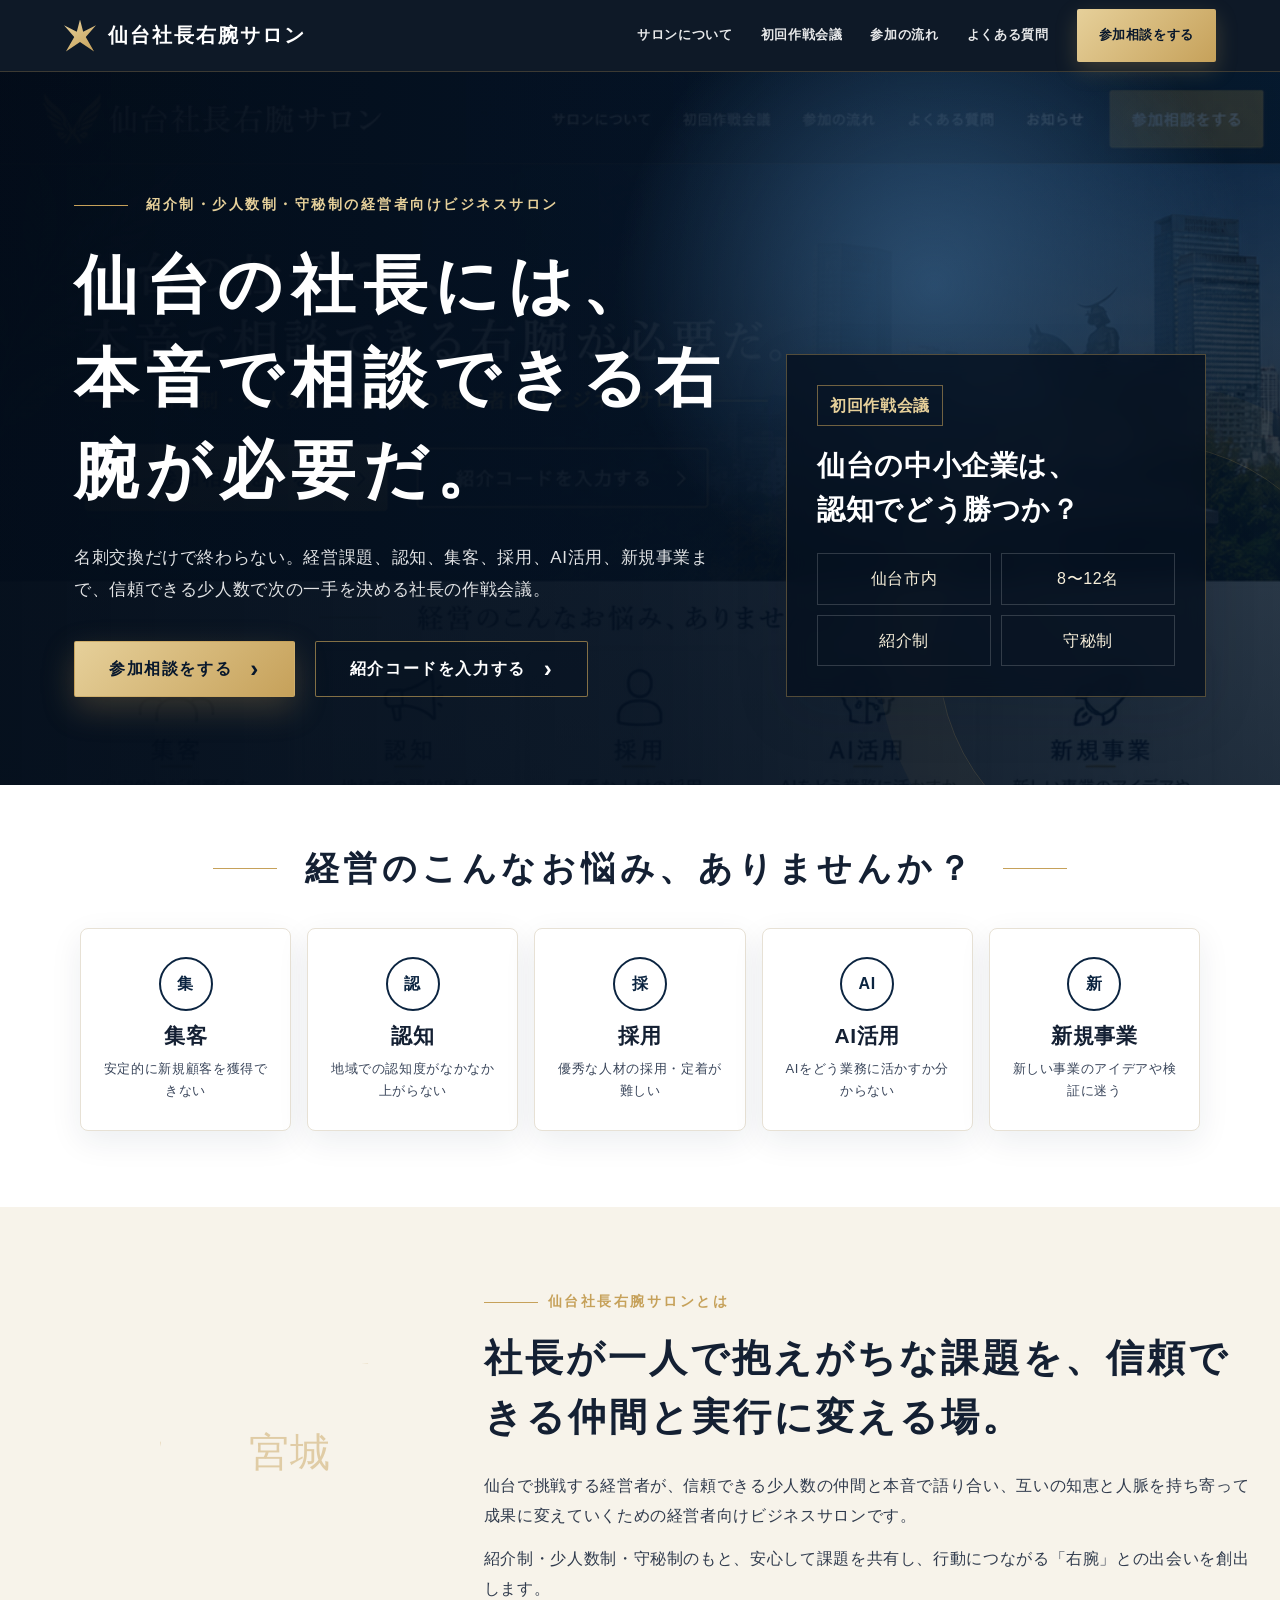
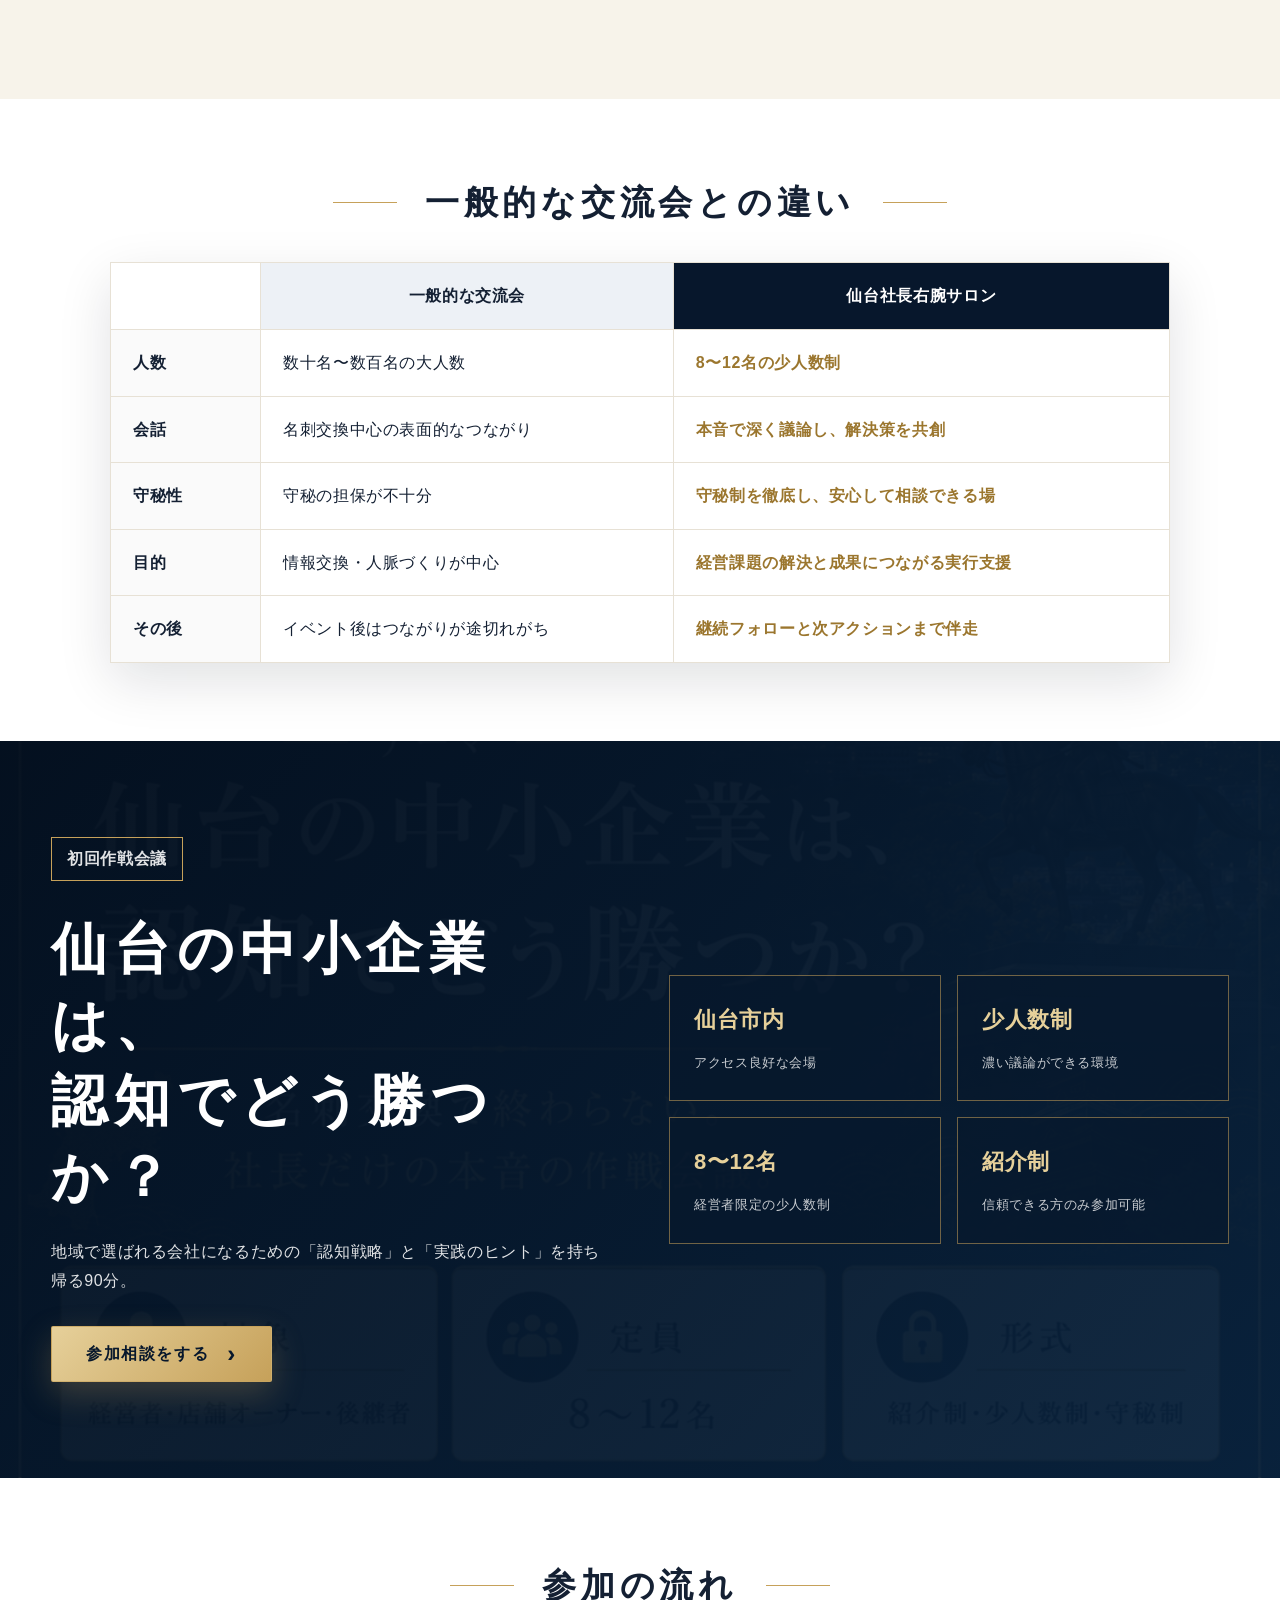
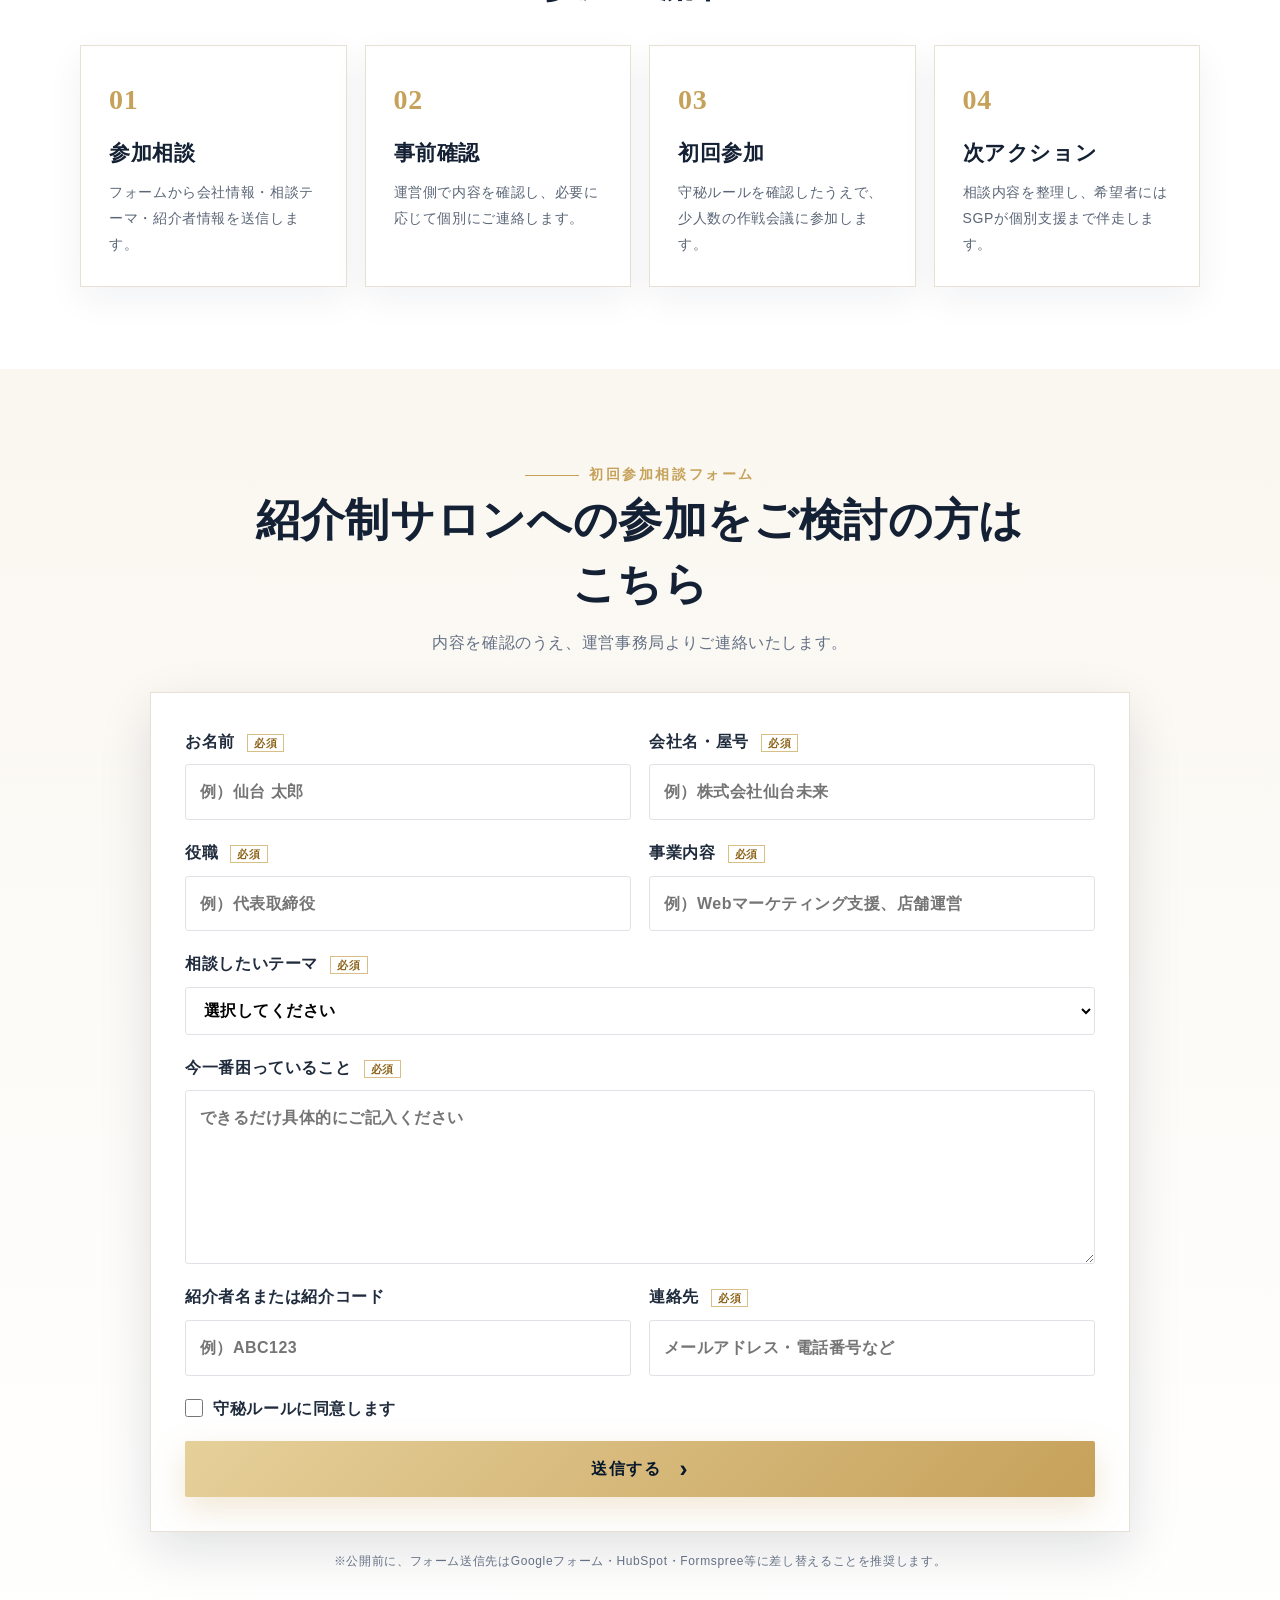
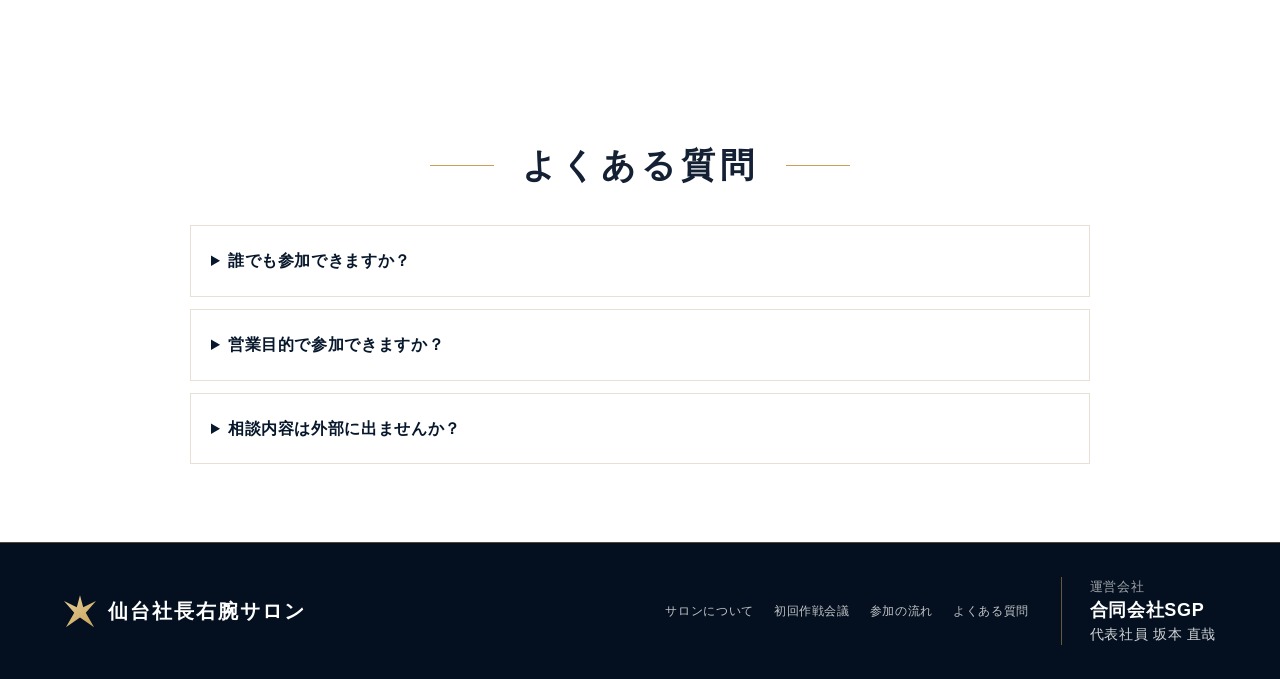
<file: index.html>
<!doctype html>
<html lang="ja">
<head>
  <meta charset="utf-8" />
  <meta name="viewport" content="width=device-width, initial-scale=1" />
  <title>仙台社長右腕サロン｜紹介制・少人数制・守秘制の経営者向けビジネスサロン</title>
  <meta name="description" content="仙台社長右腕サロンは、仙台市内・近郊の経営者・店舗オーナー・後継者が、本音で経営課題を相談できる紹介制・少人数制・守秘制のビジネスサロンです。" />
  <meta property="og:title" content="仙台社長右腕サロン" />
  <meta property="og:description" content="仙台の社長には、本音で相談できる右腕が必要だ。紹介制・少人数制・守秘制の経営者向けビジネスサロン。" />
  <meta property="og:type" content="website" />
  <meta property="og:image" content="assets/event-poster.png" />
  <link rel="stylesheet" href="styles.css" />
</head>
<body>
  <header class="site-header" id="top">
    <a class="brand" href="#top" aria-label="仙台社長右腕サロン トップ">
      <span class="brand-mark" aria-hidden="true"></span>
      <span>仙台社長右腕サロン</span>
    </a>
    <nav class="nav" aria-label="メインナビゲーション">
      <a href="#about">サロンについて</a>
      <a href="#event">初回作戦会議</a>
      <a href="#flow">参加の流れ</a>
      <a href="#faq">よくある質問</a>
      <a href="#contact" class="nav-cta">参加相談をする</a>
    </nav>
  </header>

  <main>
    <section class="hero">
      <div class="hero-overlay"></div>
      <div class="hero-inner">
        <div class="hero-copy">
          <p class="eyebrow">紹介制・少人数制・守秘制の経営者向けビジネスサロン</p>
          <h1>仙台の社長には、<br>本音で相談できる右腕が必要だ。</h1>
          <p class="lead">名刺交換だけで終わらない。経営課題、認知、集客、採用、AI活用、新規事業まで、信頼できる少人数で次の一手を決める社長の作戦会議。</p>
          <div class="hero-actions">
            <a class="button primary" href="#contact">参加相談をする</a>
            <a class="button secondary" href="#contact">紹介コードを入力する</a>
          </div>
        </div>
        <div class="hero-card" aria-label="初回作戦会議の概要">
          <p class="card-kicker">初回作戦会議</p>
          <h2>仙台の中小企業は、<br>認知でどう勝つか？</h2>
          <ul>
            <li>仙台市内</li>
            <li>8〜12名</li>
            <li>紹介制</li>
            <li>守秘制</li>
          </ul>
        </div>
      </div>
    </section>

    <section class="problems" aria-labelledby="problems-title">
      <div class="section-heading">
        <span></span>
        <h2 id="problems-title">経営のこんなお悩み、ありませんか？</h2>
        <span></span>
      </div>
      <div class="problem-grid">
        <article class="problem-card">
          <div class="icon">集</div>
          <h3>集客</h3>
          <p>安定的に新規顧客を獲得できない</p>
        </article>
        <article class="problem-card">
          <div class="icon">認</div>
          <h3>認知</h3>
          <p>地域での認知度がなかなか上がらない</p>
        </article>
        <article class="problem-card">
          <div class="icon">採</div>
          <h3>採用</h3>
          <p>優秀な人材の採用・定着が難しい</p>
        </article>
        <article class="problem-card">
          <div class="icon">AI</div>
          <h3>AI活用</h3>
          <p>AIをどう業務に活かすか分からない</p>
        </article>
        <article class="problem-card">
          <div class="icon">新</div>
          <h3>新規事業</h3>
          <p>新しい事業のアイデアや検証に迷う</p>
        </article>
      </div>
    </section>

    <section class="about" id="about">
      <div class="about-visual" aria-hidden="true">
        <div class="map-mark">宮城</div>
      </div>
      <div class="about-copy">
        <p class="eyebrow dark">仙台社長右腕サロンとは</p>
        <h2>社長が一人で抱えがちな課題を、信頼できる仲間と実行に変える場。</h2>
        <p>仙台で挑戦する経営者が、信頼できる少人数の仲間と本音で語り合い、互いの知恵と人脈を持ち寄って成果に変えていくための経営者向けビジネスサロンです。</p>
        <p>紹介制・少人数制・守秘制のもと、安心して課題を共有し、行動につながる「右腕」との出会いを創出します。</p>
      </div>
    </section>

    <section class="comparison" aria-labelledby="compare-title">
      <div class="section-heading">
        <span></span>
        <h2 id="compare-title">一般的な交流会との違い</h2>
        <span></span>
      </div>
      <div class="compare-table" role="table" aria-label="一般的な交流会と仙台社長右腕サロンの比較">
        <div class="row header" role="row">
          <div role="columnheader"></div>
          <div role="columnheader">一般的な交流会</div>
          <div role="columnheader">仙台社長右腕サロン</div>
        </div>
        <div class="row" role="row">
          <div role="cell">人数</div>
          <div role="cell">数十名〜数百名の大人数</div>
          <div role="cell">8〜12名の少人数制</div>
        </div>
        <div class="row" role="row">
          <div role="cell">会話</div>
          <div role="cell">名刺交換中心の表面的なつながり</div>
          <div role="cell">本音で深く議論し、解決策を共創</div>
        </div>
        <div class="row" role="row">
          <div role="cell">守秘性</div>
          <div role="cell">守秘の担保が不十分</div>
          <div role="cell">守秘制を徹底し、安心して相談できる場</div>
        </div>
        <div class="row" role="row">
          <div role="cell">目的</div>
          <div role="cell">情報交換・人脈づくりが中心</div>
          <div role="cell">経営課題の解決と成果につながる実行支援</div>
        </div>
        <div class="row" role="row">
          <div role="cell">その後</div>
          <div role="cell">イベント後はつながりが途切れがち</div>
          <div role="cell">継続フォローと次アクションまで伴走</div>
        </div>
      </div>
    </section>

    <section class="event" id="event">
      <div class="event-copy">
        <p class="event-label">初回作戦会議</p>
        <h2>仙台の中小企業は、<br>認知でどう勝つか？</h2>
        <p>地域で選ばれる会社になるための「認知戦略」と「実践のヒント」を持ち帰る90分。</p>
        <a class="button primary" href="#contact">参加相談をする</a>
      </div>
      <div class="event-chips">
        <div><strong>仙台市内</strong><span>アクセス良好な会場</span></div>
        <div><strong>少人数制</strong><span>濃い議論ができる環境</span></div>
        <div><strong>8〜12名</strong><span>経営者限定の少人数制</span></div>
        <div><strong>紹介制</strong><span>信頼できる方のみ参加可能</span></div>
      </div>
    </section>

    <section class="flow" id="flow" aria-labelledby="flow-title">
      <div class="section-heading">
        <span></span>
        <h2 id="flow-title">参加の流れ</h2>
        <span></span>
      </div>
      <div class="flow-grid">
        <article><b>01</b><h3>参加相談</h3><p>フォームから会社情報・相談テーマ・紹介者情報を送信します。</p></article>
        <article><b>02</b><h3>事前確認</h3><p>運営側で内容を確認し、必要に応じて個別にご連絡します。</p></article>
        <article><b>03</b><h3>初回参加</h3><p>守秘ルールを確認したうえで、少人数の作戦会議に参加します。</p></article>
        <article><b>04</b><h3>次アクション</h3><p>相談内容を整理し、希望者にはSGPが個別支援まで伴走します。</p></article>
      </div>
    </section>

    <section class="contact" id="contact">
      <div class="contact-head">
        <p class="eyebrow dark">初回参加相談フォーム</p>
        <h2>紹介制サロンへの参加をご検討の方はこちら</h2>
        <p>内容を確認のうえ、運営事務局よりご連絡いたします。</p>
      </div>
      <form class="contact-form" action="mailto:naoya.sakamoto@sakamoto-growth-partners.com" method="post" enctype="text/plain">
        <label>お名前 <span>必須</span><input name="お名前" required placeholder="例）仙台 太郎"></label>
        <label>会社名・屋号 <span>必須</span><input name="会社名・屋号" required placeholder="例）株式会社仙台未来"></label>
        <label>役職 <span>必須</span><input name="役職" required placeholder="例）代表取締役"></label>
        <label>事業内容 <span>必須</span><input name="事業内容" required placeholder="例）Webマーケティング支援、店舗運営"></label>
        <label class="wide">相談したいテーマ <span>必須</span><select name="相談したいテーマ" required><option value="">選択してください</option><option>集客</option><option>認知拡大</option><option>採用</option><option>AI活用</option><option>新規事業</option><option>事業承継</option><option>その他</option></select></label>
        <label class="wide">今一番困っていること <span>必須</span><textarea name="今一番困っていること" rows="5" required placeholder="できるだけ具体的にご記入ください"></textarea></label>
        <label>紹介者名または紹介コード <input name="紹介者名または紹介コード" placeholder="例）ABC123"></label>
        <label>連絡先 <span>必須</span><input name="連絡先" required placeholder="メールアドレス・電話番号など"></label>
        <label class="wide consent"><input type="checkbox" required> 守秘ルールに同意します</label>
        <button class="button primary submit" type="submit">送信する</button>
      </form>
      <p class="form-note">※公開前に、フォーム送信先はGoogleフォーム・HubSpot・Formspree等に差し替えることを推奨します。</p>
    </section>

    <section class="faq" id="faq" aria-labelledby="faq-title">
      <div class="section-heading">
        <span></span>
        <h2 id="faq-title">よくある質問</h2>
        <span></span>
      </div>
      <div class="faq-list">
        <details><summary>誰でも参加できますか？</summary><p>紹介者がいる方、または事前確認を通過した経営者・店舗オーナー・後継者・個人事業主の方を対象にしています。</p></details>
        <details><summary>営業目的で参加できますか？</summary><p>一方的な営業・勧誘目的の参加はお断りします。価値提供と信頼形成を前提とした場です。</p></details>
        <details><summary>相談内容は外部に出ませんか？</summary><p>守秘ルールへの同意を参加条件とし、会員情報・経営情報・相談内容の外部共有を禁止します。</p></details>
      </div>
    </section>
  </main>

  <footer class="footer">
    <div class="brand"><span class="brand-mark" aria-hidden="true"></span><span>仙台社長右腕サロン</span></div>
    <div class="footer-links">
      <a href="#about">サロンについて</a>
      <a href="#event">初回作戦会議</a>
      <a href="#flow">参加の流れ</a>
      <a href="#faq">よくある質問</a>
    </div>
    <div class="company">
      <small>運営会社</small>
      <strong>合同会社SGP</strong>
      <span>代表社員 坂本 直哉</span>
    </div>
  </footer>
</body>
</html>
</file>
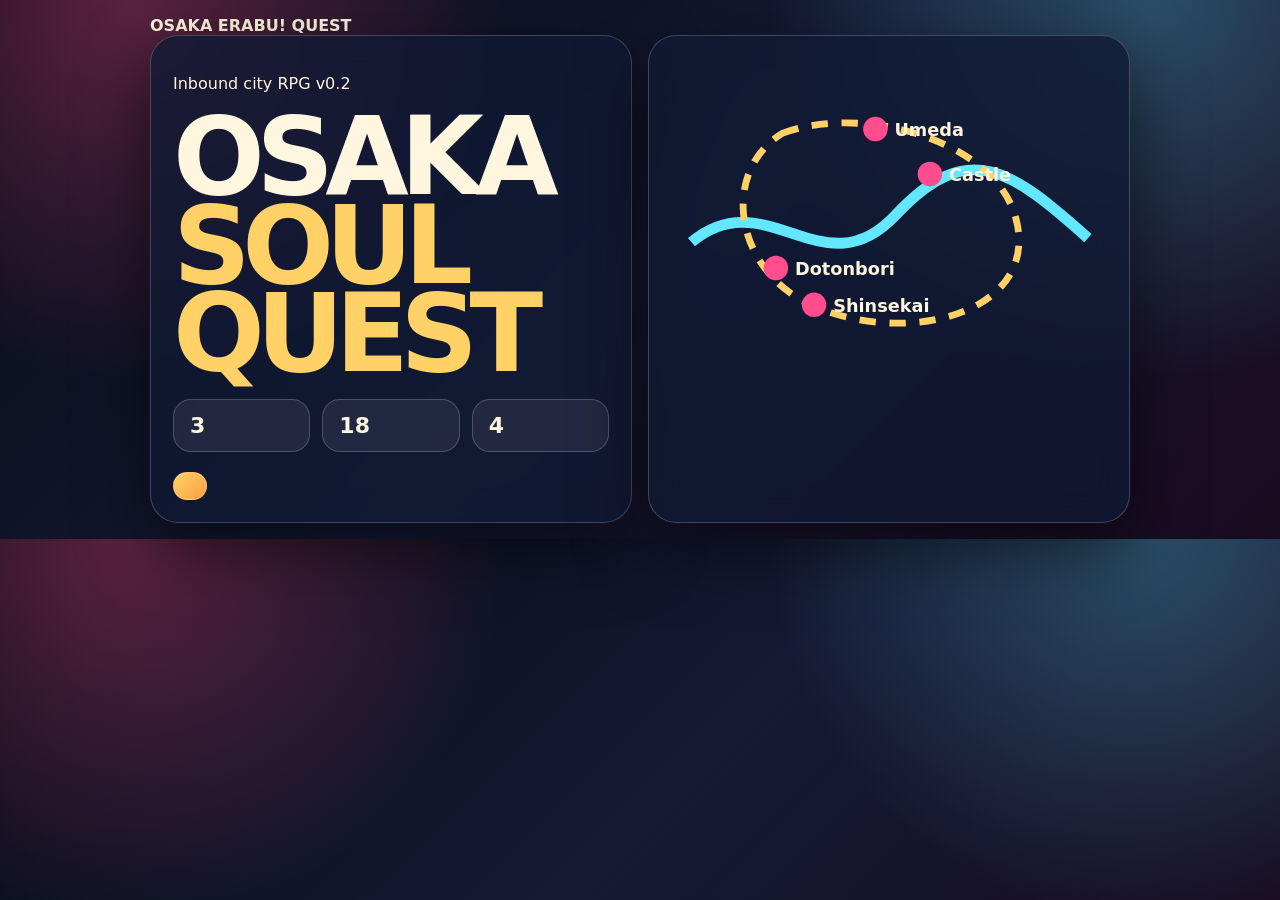
<file: osaka-soul-quest/index.html>
<!doctype html><html><head><meta charset='utf-8'><meta name='viewport' content='width=device-width,initial-scale=1'><title>OSAKA SOUL QUEST v0.2</title><style>body{margin:0;background:radial-gradient(circle at 10% 0,#ff4d8d55,transparent 30%),radial-gradient(circle at 90% 0,#62e7ff44,transparent 30%),linear-gradient(135deg,#070a14,#151a35,#190b20);color:#fff6df;font-family:system-ui,-apple-system,sans-serif}.app{max-width:980px;margin:auto;padding:16px}.s{display:none}.on{display:block}.g{background:#111934cc;border:1px solid #fff3;border-radius:28px;box-shadow:0 24px 70px #0008;backdrop-filter:blur(18px);padding:22px}.row{display:flex;gap:10px;align-items:center;justify-content:space-between;flex-wrap:wrap}.hero{display:grid;grid-template-columns:1fr 1fr;gap:16px}.map{min-height:430px;display:grid;place-items:center}.map svg{width:100%}.r{fill:none;stroke:#62e7ff;stroke-width:8}.l{fill:none;stroke:#ffd166;stroke-width:5;stroke-dasharray:12 10}.n circle{fill:#ff4d8d}.n text{fill:#fff6df;font-size:13px;font-weight:800}h1{font-size:clamp(52px,11vw,108px);line-height:.82;margin:20px 0;letter-spacing:-.08em}h1 span{color:#ffd166}h2{font-size:clamp(28px,6vw,52px);line-height:1}.mut{color:#fff6dfbb;font-size:18px;line-height:1.5}.btn,.x,.card,.inp{border:1px solid #fff3;border-radius:18px;padding:13px 16px;background:#ffffff12;color:#fff6df;font:inherit;font-weight:850}.btn{background:linear-gradient(135deg,#ffd166,#ff9f43);color:#07101f}.x.on,.sel{outline:3px solid #ffd166cc;background:#ffd16622}.grid{display:grid;grid-template-columns:repeat(3,1fr);gap:12px}.card{text-align:left}.card b{font-size:22px}.sticky{position:sticky;bottom:12px;width:100%;margin-top:16px}.bar{height:12px;background:#ffffff18;border-radius:999px;overflow:hidden}.f{height:100%;width:0;background:linear-gradient(90deg,#62e7ff,#ff4d8d,#ffd166)}.hud{display:grid;grid-template-columns:repeat(4,1fr);gap:8px}.mini{background:#ffffff0f;border:1px solid #fff3;border-radius:14px;padding:10px}.game{display:grid;grid-template-columns:1fr 300px;gap:16px}.badge{display:grid;place-items:center;width:54px;height:54px;border-radius:18px;background:linear-gradient(135deg,#ff4d8d,#8c67ff);font-weight:1000}.chip{display:inline-block;margin:4px 4px 0 0;border:1px solid #fff3;border-radius:999px;padding:8px 10px;background:#ffffff10;color:#fff6df;text-decoration:none;font-weight:800}.choice{display:block;width:100%;text-align:left;margin:8px 0}.task{border:1px dashed #fff5;border-radius:18px;padding:12px;background:#fff1}.done{color:#8affb2;font-weight:900}.sp{background:#ffd16618;border:1px solid #ffd16655}.prev{display:none;max-width:100%;max-height:220px;object-fit:cover;border-radius:18px}canvas{width:100%;border:1px solid #fff3;border-radius:22px;background:#111}.toast{position:fixed;left:50%;bottom:22px;transform:translateX(-50%);background:#070a14ee;border:1px solid #fff3;border-radius:999px;padding:12px 16px;font-weight:900}@media(max-width:820px){.hero,.grid,.game{grid-template-columns:1fr}.hud{grid-template-columns:repeat(2,1fr)}.side{display:none}}</style></head><body><main class='app'><section id='home' class='s on'><div class='row'><b>OSAKA ERABU! QUEST</b><div id='langs'></div></div><div class='hero'><div class='g'><p>Inbound city RPG v0.2</p><h1>OSAKA<br><span>SOUL QUEST</span></h1><p id='copy' class='mut'></p><div class='grid'><div class='card'><b>3</b><br><span id='routesL'></span></div><div class='card'><b>18</b><br><span id='missionsL'></span></div><div class='card'><b>4</b><br><span id='langL'></span></div></div><br><button id='start' class='btn'></button></div><div class='map g'><svg viewBox='0 0 320 190'><path class='r' d='M15 108C70 62 112 145 165 88S250 55 306 105'/><path class='l' d='M82 28C142 6 238 34 253 90C271 155 185 184 112 158C45 134 35 56 82 28Z'/><g class='n' transform='translate(77 127)'><circle r='9'/><text x='14' y='5'>Dotonbori</text></g><g class='n' transform='translate(105 154)'><circle r='9'/><text x='14' y='5'>Shinsekai</text></g><g class='n' transform='translate(190 58)'><circle r='9'/><text x='14' y='5'>Castle</text></g><g class='n' transform='translate(150 25)'><circle r='9'/><text x='14' y='5'>Umeda</text></g></svg><p id='ticker' class='mut'></p></div></div></section><section id='setup' class='s'><button data-go='home' class='x'>←</button><h2 id='who'></h2><div id='avatars' class='grid'></div><h2 id='mode'></h2><div id='modes' class='grid'></div><h2 id='pick'></h2><div id='routes' class='grid'></div><button id='begin' class='btn sticky' disabled></button></section><section id='play' class='s'><div class='g row'><div><p id='rl'></p><h2 id='mt'></h2></div><button id='reset' class='x'></button></div><div class='g'><div class='row'><b>Chaos</b><b id='chaosN'>0</b></div><div class='bar'><div id='chaosF' class='f'></div></div><div class='hud' id='hud'></div><div id='souls'></div></div><div class='game'><article class='g'><div id='num' class='badge'>01</div><p id='place'></p><h2 id='title'></h2><p id='story' class='mut'></p><div id='task' class='task'></div><div id='inter'></div><img id='prev' class='prev'><div class='row'><button id='skip' class='x'></button><button id='complete' class='btn'></button></div></article><aside class='side g'><h3 id='progressL'></h3><ol id='prog'></ol><div class='g sp'><p id='spL'></p><b id='sp'></b><p id='spT'></p></div><div class='g'><p>Osaka phrase</p><b id='phrase'></b><p id='mean'></p></div></aside></div></section><section id='event' class='s'><div class='g'><p id='eventL'></p><h2 id='evT'></h2><p id='evP' class='mut'></p><div id='evC'></div></div></section><section id='final' class='s'><div class='g'><p id='doneL'></p><h2 id='ft'></h2><p id='fp' class='mut'></p><canvas id='card' width='900' height='1200'></canvas><input id='shareText' class='inp' readonly><div class='row'><button id='share' class='btn'></button><button id='download' class='x'></button><button id='again' class='x'></button></div></div></section></main><script>const $=i=>document.getElementById(i),$$=q=>document.querySelectorAll(q),langs=['en','jp','ko','zh'],U={en:['Do not just visit Osaka. Eat. Laugh. Choose. Become Osaka.','Start Quest','Routes','Missions','Languages','Who enters Osaka?','Demo or Real Walk?','Pick a city quest','Begin Route','Complete Mission','Skip / Spend Energy','Reset','Energy','Budget','Memory','Boss Shops','Route Progress','Sponsored Quest Slot','Random Osaka Event','Quest complete','Share','Save Card','Play Again','Choose one action first.','Check in first.','Enter the quest code first.','Upload a photo first.','Mission complete. Chaos rises.','You did not visit Osaka. Osaka chose you.','Demo Mode','Play anywhere.','Real Walk Mode','GPS, QR codes, photo missions.','GPS Check-in','QR Check-in','Photo Mission','Choice Mission','Open Map','Check In','Submit Code','Upload Photo','Enter quest code','Current code','18 missions, GPS/QR/photo checks, gauges, sponsor slots, share card.'],jp:['大阪は見る街ではない。食べて、笑って、選んで、大阪になる街だ。','クエスト開始','ルート','ミッション','言語','誰として大阪に入る？','デモか、現地歩きか？','街のクエストを選ぶ','ルート開始','ミッション達成','スキップ / 体力消費','リセット','体力','予算','記憶','提携店','進行状況','スポンサー枠','大阪ランダムイベント','クエスト完了','共有','カード保存','もう一度','まず行動を1つ選んでください。','先にチェックインしてください。','先にクエストコードを入力してください。','先に写真をアップロードしてください。','ミッション達成。カオスが上がった。','大阪に来たのではない。大阪に選ばれた。','デモモード','どこでも遊べる。','現地歩きモード','GPS・QRコード・写真ミッション。','GPSチェックイン','QRチェックイン','写真ミッション','選択ミッション','地図を開く','チェックイン','コード送信','写真アップロード','クエストコードを入力','現在のコード','18ミッション、GPS/QR/写真チェック、ゲージ、スポンサー枠、共有カード。'],ko:['오사카는 보는 도시가 아니다. 먹고 웃고 선택하고 오사카가 되어라.','퀘스트 시작','루트','미션','언어','누가 오사카에 들어가나?','데모 또는 현장 걷기?','도시 퀘스트 선택','루트 시작','미션 완료','스킵 / 에너지 사용','리셋','에너지','예산','기억','보스 상점','진행 상황','스폰서 슬롯','오사카 랜덤 이벤트','퀘스트 완료','공유','카드 저장','다시 하기','먼저 행동을 선택하세요.','먼저 체크인하세요.','먼저 코드를 입력하세요.','먼저 사진을 업로드하세요.','미션 완료. 카오스 상승.','오사카가 당신을 선택했다.','데모 모드','어디서나 플레이.','현장 걷기 모드','GPS, QR, 사진 미션.','GPS 체크인','QR 체크인','사진 미션','선택 미션','지도 열기','체크인','코드 제출','사진 업로드','코드 입력','현재 코드','18 미션, GPS/QR/사진, 게이지, 스폰서, 공유 카드.'],zh:['大阪不是用看的城市。吃、笑、選擇，然後成為大阪。','開始任務','路線','任務','語言','誰要進入大阪？','展示或實地走訪？','選擇城市任務','開始路線','完成任務','跳過 / 消耗體力','重置','體力','預算','記憶','合作店','路線進度','贊助任務欄','大阪隨機事件','任務完成','分享','保存卡片','再玩一次','請先選擇行動。','請先打卡。','請先輸入任務代碼。','請先上傳照片。','任務完成，混沌值上升。','是大阪選擇了你。','展示模式','任何地方都能玩。','實地走訪模式','GPS、QR、照片任務。','GPS 打卡','QR 打卡','照片任務','選擇任務','打開地圖','打卡','送出代碼','上傳照片','輸入代碼','目前代碼','18任務、GPS/QR/照片、儀表、贊助、分享卡片。']};let S={lang:localStorage.osqLang||'en',a:null,r:null,mode:null,i:0,chaos:0,e:100,b:100,mem:0,boss:0,ev:0,ch:null,ok:false,qr:false,photo:false,souls:{food:0,laugh:0,merchant:0,samurai:0,future:0,water:0,hidden:0}},L=i=>U[S.lang][i],I=()=>langs.indexOf(S.lang),T=a=>a[I()]||a[0],SN={food:['Food','食','음식','美食'],laugh:['Laugh','笑','웃음','笑'],merchant:['Merchant','商','상인','商人'],samurai:['Samurai','侍','사무라이','武士'],future:['Future','未来','미래','未來'],water:['Water','水都','물','水都'],hidden:['Hidden','裏大阪','숨은','隱藏']};const A=[['food','🍜',['Food Hunter','食いだおれハンター','푸드 헌터','美食獵人']],['night','🌃',['Night Explorer','ネオン探索者','네온 탐험가','霓虹探索者']],['culture','🏯',['Culture Samurai','文化サムライ','컬처 사무라이','文化武士']]],MO=[['demo','🎮',29,30],['real','📍',31,32]];function M(p,t,j,type,code,lat,lng,rw,ch){return{p,t:[t,j,t,t],type,code,lat,lng,rw,ch:ch||[],story:['Move, choose, and read Osaka through the city.','動き、選び、街から大阪を読む。','움직이고 선택하며 오사카를 읽는다.','移動、選擇，閱讀大阪。']}}const R=[{id:'doton',n:['Dotonbori Food Chaos','道頓堀フードカオス','도톤보리 푸드','道頓堀美食'],sp:['Boss Shop: Takoyaki','提携店：たこ焼き屋','타코야키','章魚燒'],ms:[M('Dotonbori','Giant Sign Trial','巨大看板の試練','gps','DOTON-01',34.6687,135.5013,{chaos:8,mem:8,laugh:5}),M('Dotonbori','Takoyaki Fate','たこ焼き運命選択','choice','DOTON-02',34.6688,135.5018,{chaos:10,food:10},[['Fast line','最短行列',{chaos:8,e:-5,food:6}],['Best price','最安値',{chaos:10,b:8,merchant:10}],['Follow smell','匂いを追う',{chaos:16,e:-7,food:14,hidden:4}]]),M('Hozenji','Quiet Osaka','静かな大阪','photo','DOTON-03',34.6675,135.5021,{chaos:10,mem:18,water:5}),M('Kuromon','Market Sense','市場感覚','qr','DOTON-04',34.6653,135.5064,{chaos:12,merchant:18,food:8,b:-8}),M('Namba','Become Punchline','ツッコミになれ','choice','DOTON-05',34.6659,135.5033,{chaos:10,laugh:10},[['Soft joke','小声で言う',{chaos:8,laugh:6}],['Full body','全身で言う',{chaos:20,laugh:18,mem:12}],['Teach traveler','旅人に教える',{chaos:16,laugh:12}]]),M('Dotonbori Bridge','Kuidaore Ritual','食いだおれ儀式','photo','DOTON-06',34.6689,135.5006,{chaos:18,food:20,mem:20,boss:1})]},{id:'neon',n:['Shinsekai Neon Hunt','新世界ネオンハント','신세카이 네온','新世界霓虹'],sp:['Boss Shop: Kushikatsu','提携店：串カツ','쿠시카츠','串炸'],ms:[M('Shinsekai','Find Neon God','ネオン神を探せ','gps','NEON-01',34.6525,135.5063,{chaos:16,laugh:8,future:5}),M('JanJan Yokocho','Sound Hunt','音探し','photo','NEON-02',34.6496,135.5048,{chaos:12,mem:16,hidden:10}),M('Kushikatsu','Sauce Rule','ソースの掟','qr','NEON-03',34.6520,135.5059,{chaos:12,merchant:12,food:8,b:-10}),M('Ebisucho','Tourist Trap','観光罠','choice','NEON-04',34.6556,135.5067,{chaos:10},[['Enter','入る',{chaos:18,b:-20,food:8}],['Review','レビューを見る',{chaos:6,merchant:14}],['Alley','路地へ逃げる',{chaos:16,hidden:16,e:-6}]]),M('Dotonbori River','Reflect Chaos','水面ネオン','photo','NEON-05',34.6691,135.5010,{chaos:14,water:14,mem:12}),M('Umeda Sky','Night Boss','夜のラスボス','gps','NEON-06',34.7053,135.4905,{chaos:22,future:22,mem:18,boss:1})]},{id:'castle',n:['Castle to Umeda Future','大阪城から梅田未来','오사카성-우메다','大阪城到梅田'],sp:['Boss Shop: Riverside Cafe','提携店：水辺カフェ','강변 카페','水邊咖啡'],ms:[M('Osaka Castle','Warlord Board','天下人の盤面','gps','CASTLE-01',34.6873,135.5262,{chaos:12,samurai:18,merchant:6}),M('Castle Park','Power and Green','権力と緑','photo','CASTLE-02',34.6870,135.5250,{chaos:8,samurai:10,mem:18}),M('Nakanoshima','Water Decoder','水都の暗号','gps','CASTLE-03',34.6937,135.5008,{chaos:10,water:18,merchant:8}),M('Kitahama','Merchant Stone','商人建築','qr','CASTLE-04',34.6900,135.5060,{chaos:8,merchant:16,samurai:8}),M('Umeda','Vertical Maze','梅田迷宮','choice','CASTLE-05',34.7025,135.4959,{chaos:12},[['Read signs','案内板を読む',{chaos:10,samurai:10,future:10}],['Follow flow','人流に乗る',{chaos:16,merchant:8}],['Get lost','あえて迷う',{chaos:24,laugh:6,e:-8}]]),M('Grand Green','Future Soul','未来の魂','photo','CASTLE-06',34.7053,135.4905,{chaos:18,future:24,mem:20,boss:1})]}],E=[['Local Grandma','地元のおばちゃん','She points fast. You feel blessed.','ものすごい速さで教えてくれる。',[['Maido','まいど',{chaos:12,laugh:10}],['Follow','従う',{chaos:16,merchant:4}],['Bow','礼',{chaos:10,samurai:8}]]],['Rain Neon','雨のネオン','Every sign becomes stronger.','看板の威力が2倍。',[['Photo','写真',{chaos:14,water:10,mem:8}],['Food smell','匂い',{chaos:18,food:8,e:-6}],['Arcade','商店街',{chaos:8,merchant:8}]]]],P=[['Maido','Hello'],['Nandeyanen','Why?!'],['Ookini','Thanks'],['Meccha','Very']];function route(){return R.find(x=>x.id==S.r)}function ms(){return route().ms[S.i]}function show(id){$$('.s').forEach(x=>x.classList.remove('on'));$(id).classList.add('on')}function add(o){for(let k in o){if(['chaos','e','b','mem','boss'].includes(k))S[k]=Math.max(0,Math.min(100,(S[k]||0)+o[k]));else S.souls[k]=(S.souls[k]||0)+o[k]}}function toast(t){let d=document.createElement('div');d.className='toast';d.textContent=t;document.body.append(d);setTimeout(()=>d.remove(),1500)}function render(){document.getElementById('langs').innerHTML=langs.map(l=>`<button class='x ${S.lang==l?'on':''}' data-lang='${l}'>${{en:'EN',jp:'日本語',ko:'한국어',zh:'繁體'}[l]}</button>`).join('');copy.textContent=L(0);start.textContent=L(1);routesL.textContent=L(2);missionsL.textContent=L(3);langL.textContent=L(4);ticker.textContent=L(43);who.textContent=L(5);mode.textContent=L(6);pick.textContent=L(7);begin.textContent=L(8);complete.textContent=L(9);skip.textContent=L(10);reset.textContent=L(11);progressL.textContent=L(16);spL.textContent=L(17);eventL.textContent=L(18);doneL.textContent=L(19);share.textContent=L(20);download.textContent=L(21);again.textContent=L(22);renderSetup();if(play.classList.contains('on'))renderMs()}function renderSetup(){avatars.innerHTML=A.map(a=>`<button class='card ${S.a==a[0]?'sel':''}' data-a='${a[0]}'><b>${a[1]} ${T(a[2])}</b><p>OSAKA PLAYER</p></button>`).join('');modes.innerHTML=MO.map(m=>`<button class='card ${S.mode==m[0]?'sel':''}' data-mode='${m[0]}'><b>${m[1]} ${L(m[2])}</b><p>${L(m[3])}</p></button>`).join('');routes.innerHTML=R.map(r=>`<button class='card ${S.r==r.id?'sel':''}' data-r='${r.id}'><b>${T(r.n)}</b><p>6 missions</p></button>`).join('');begin.disabled=!(S.a&&S.r&&S.mode)}function renderHud(){chaosN.textContent=S.chaos;chaosF.style.width=S.chaos+'%';hud.innerHTML=[[12,'e'],[13,'b'],[14,'mem'],[15,'boss']].map(([l,k])=>`<div class='mini'><small>${L(l)} <b>${S[k]}</b></small><div class='bar'><div class='f' style='width:${k=='boss'?S[k]*34:S[k]}%'></div></div></div>`).join('');souls.innerHTML=Object.entries(S.souls).map(([k,v])=>`<span class='chip'>${T(SN[k])} ${v}</span>`).join('')}function renderMs(){let r=route(),m=ms();S.ch=null;S.ok=S.mode=='demo';S.qr=S.mode=='demo';S.photo=S.mode=='demo';rl.textContent=T(r.n)+' / '+(S.mode=='demo'?L(29):L(31));mt.textContent=T(m.t);num.textContent=String(S.i+1).padStart(2,'0');place.textContent=m.p;title.textContent=T(m.t);story.textContent=T(m.story);prev.style.display='none';task.innerHTML=`<b>${L({gps:33,qr:34,photo:35,choice:36}[m.type])}</b><br>${L(42)}: ${m.code}`;inter.innerHTML=interHTML(m);prog.innerHTML=r.ms.map((x,i)=>`<li class='${i<S.i?'done':''}'>${T(x.t)}</li>`).join('');sp.textContent=T(r.sp);spT.textContent=S.lang=='jp'?'QRチェックインで来店証明し、提携店舗へ送客できる。':'QR check-ins prove visits and send tourists to partners.';let p=P[S.i%P.length];phrase.textContent=p[0];mean.textContent=p[1];renderHud()}function interHTML(m){let map=`<a class='chip' target='_blank' href='https://www.google.com/maps/search/?api=1&query=${m.lat},${m.lng}'>🗺 ${L(37)}</a>`;if(m.type=='gps')return map+`<button class='chip' data-check>📍 ${L(38)}</button>`;if(m.type=='qr')return map+`<input id='code' class='inp' placeholder='${L(41)}: ${m.code}'><button class='chip' data-qr>▦ ${L(39)}</button>`;if(m.type=='photo')return map+`<label class='chip'>📷 ${L(40)}<input id='photo' type='file' accept='image/*' capture='environment' style='display:none'></label>`;return m.ch.map((c,i)=>`<button class='choice' data-ch='${i}'>${S.lang=='jp'?c[1]:c[0]}</button>`).join('')+map}function startGame(){S.i=0;S.chaos=0;S.e=100;S.b=100;S.mem=0;S.boss=0;S.ev=0;S.souls={food:0,laugh:0,merchant:0,samurai:0,future:0,water:0,hidden:0};renderMs();show('play')}function done(skipFlag=false){let m=ms();if(skipFlag){add({chaos:2,e:-10,mem:2});return next()}if(m.type=='choice'&&S.ch==null)return toast(L(23));if(m.type=='gps'&&!S.ok)return toast(L(24));if(m.type=='qr'&&!S.qr)return toast(L(25));if(m.type=='photo'&&!S.photo)return toast(L(26));add(m.type=='choice'?m.ch[S.ch][2]:m.rw);add({e:-4,mem:4});toast(L(27));next()}function next(){S.i++;if(S.i>=route().ms.length){final();show('final');return}if(S.i&&S.i%2==0){event();show('event')}else renderMs()}function check(){if(S.mode=='demo'||!navigator.geolocation){S.ok=true;return toast('Check OK')}navigator.geolocation.getCurrentPosition(p=>{S.ok=true;toast('GPS OK')},()=>{S.ok=true;toast('Manual OK')})}function qrok(){let m=ms(),v=(code?.value||'').toUpperCase().trim();if(S.mode=='demo'||v==m.code){S.qr=true;toast('QR OK')}else toast(m.code)}function event(){let e=E[S.ev%E.length];evT.textContent=S.lang=='jp'?e[1]:e[0];evP.textContent=S.lang=='jp'?e[3]:e[2];evC.innerHTML=e[4].map((c,i)=>`<button class='choice' data-ev='${i}'>${S.lang=='jp'?c[1]:c[0]}</button>`).join('')}function ev(i){add(E[S.ev%E.length][4][i][2]);S.ev++;renderMs();show('play')}function top(){return Object.entries(S.souls).sort((a,b)=>b[1]-a[1])}function final(){let t=top()[0][0],name=(S.lang=='jp'?{food:'食いだおれ',laugh:'なんでやねん',merchant:'商人',samurai:'天下',future:'未来都市',water:'水都',hidden:'裏大阪'}:{food:'Kuidaore',laugh:'Comedy',merchant:'Merchant',samurai:'Samurai',future:'Future',water:'Water',hidden:'Hidden'})[t]+' '+T(route().n);ft.textContent=name;fp.textContent=L(28);shareText.value=`${name} | Chaos ${S.chaos} | #OsakaSoulQuest`;draw(name)}function draw(name){let c=card,x=c.getContext('2d'),w=c.width,h=c.height,g=x.createLinearGradient(0,0,w,h);g.addColorStop(0,'#0b1020');g.addColorStop(.5,'#1a1d42');g.addColorStop(1,'#3b1730');x.fillStyle=g;x.fillRect(0,0,w,h);x.strokeStyle='#fff8';x.lineWidth=3;x.strokeRect(55,55,w-110,h-110);x.fillStyle='#62e7ff';x.font='900 30px system-ui';x.fillText('OSAKA SOUL QUEST v0.2',90,130);x.fillStyle='#ffd166';x.font='1000 62px system-ui';wrap(x,name,90,245,w-180,72);x.fillStyle='#fff6df';x.font='900 36px system-ui';x.fillText('CHAOS '+S.chaos,90,500);x.font='800 28px system-ui';x.fillText(`Energy ${S.e} / Budget ${S.b} / Memory ${S.mem}`,90,555);x.font='800 24px system-ui';top().slice(0,5).forEach(([k,v],i)=>x.fillText(`${T(SN[k])}: ${v}`,90,640+i*48));x.fillStyle='#fff9';x.fillText('OSAKA ERABU! | QR → osaka-soul-quest',90,h-110)}function wrap(c,t,x,y,m,lh){let a=t.split(' '),l='',cy=y;a.forEach((w,i)=>{let z=l?l+' '+w:w;if(c.measureText(z).width>m&&i){c.fillText(l,x,cy);l=w;cy+=lh}else l=z});c.fillText(l,x,cy)}function resetAll(){Object.assign(S,{a:null,r:null,mode:null,i:0,chaos:0,e:100,b:100,mem:0,boss:0,ev:0,ch:null,ok:false,qr:false,photo:false,souls:{food:0,laugh:0,merchant:0,samurai:0,future:0,water:0,hidden:0}});render();show('home')}document.addEventListener('click',e=>{let l=e.target.closest('[data-lang]');if(l){S.lang=l.dataset.lang;localStorage.osqLang=S.lang;render()}let a=e.target.closest('[data-a]');if(a){S.a=a.dataset.a;renderSetup()}let m=e.target.closest('[data-mode]');if(m){S.mode=m.dataset.mode;renderSetup()}let r=e.target.closest('[data-r]');if(r){S.r=r.dataset.r;renderSetup()}let ch=e.target.closest('[data-ch]');if(ch){S.ch=+ch.dataset.ch;$$('[data-ch]').forEach(b=>b.classList.remove('sel'));ch.classList.add('sel')}let eb=e.target.closest('[data-ev]');if(eb)ev(+eb.dataset.ev);let go=e.target.closest('[data-go]');if(go)show(go.dataset.go);if(e.target.closest('[data-check]'))check();if(e.target.closest('[data-qr]'))qrok()});document.addEventListener('change',e=>{if(e.target.id=='photo'&&e.target.files[0]){S.photo=true;prev.src=URL.createObjectURL(e.target.files[0]);prev.style.display='block';toast('Photo OK')}});start.onclick=()=>show('setup');begin.onclick=startGame;complete.onclick=()=>done(false);skip.onclick=()=>done(true);reset.onclick=resetAll;again.onclick=resetAll;download.onclick=()=>{let a=document.createElement('a');a.download='osaka-soul-quest-card.png';a.href=card.toDataURL('image/png');a.click()};share.onclick=async()=>{let text=shareText.value;if(navigator.share)try{await navigator.share({title:'OSAKA SOUL QUEST',text,url:location.href})}catch(e){}else{navigator.clipboard?.writeText(text);toast('Copied')}};render();</script></body></html>
</file>
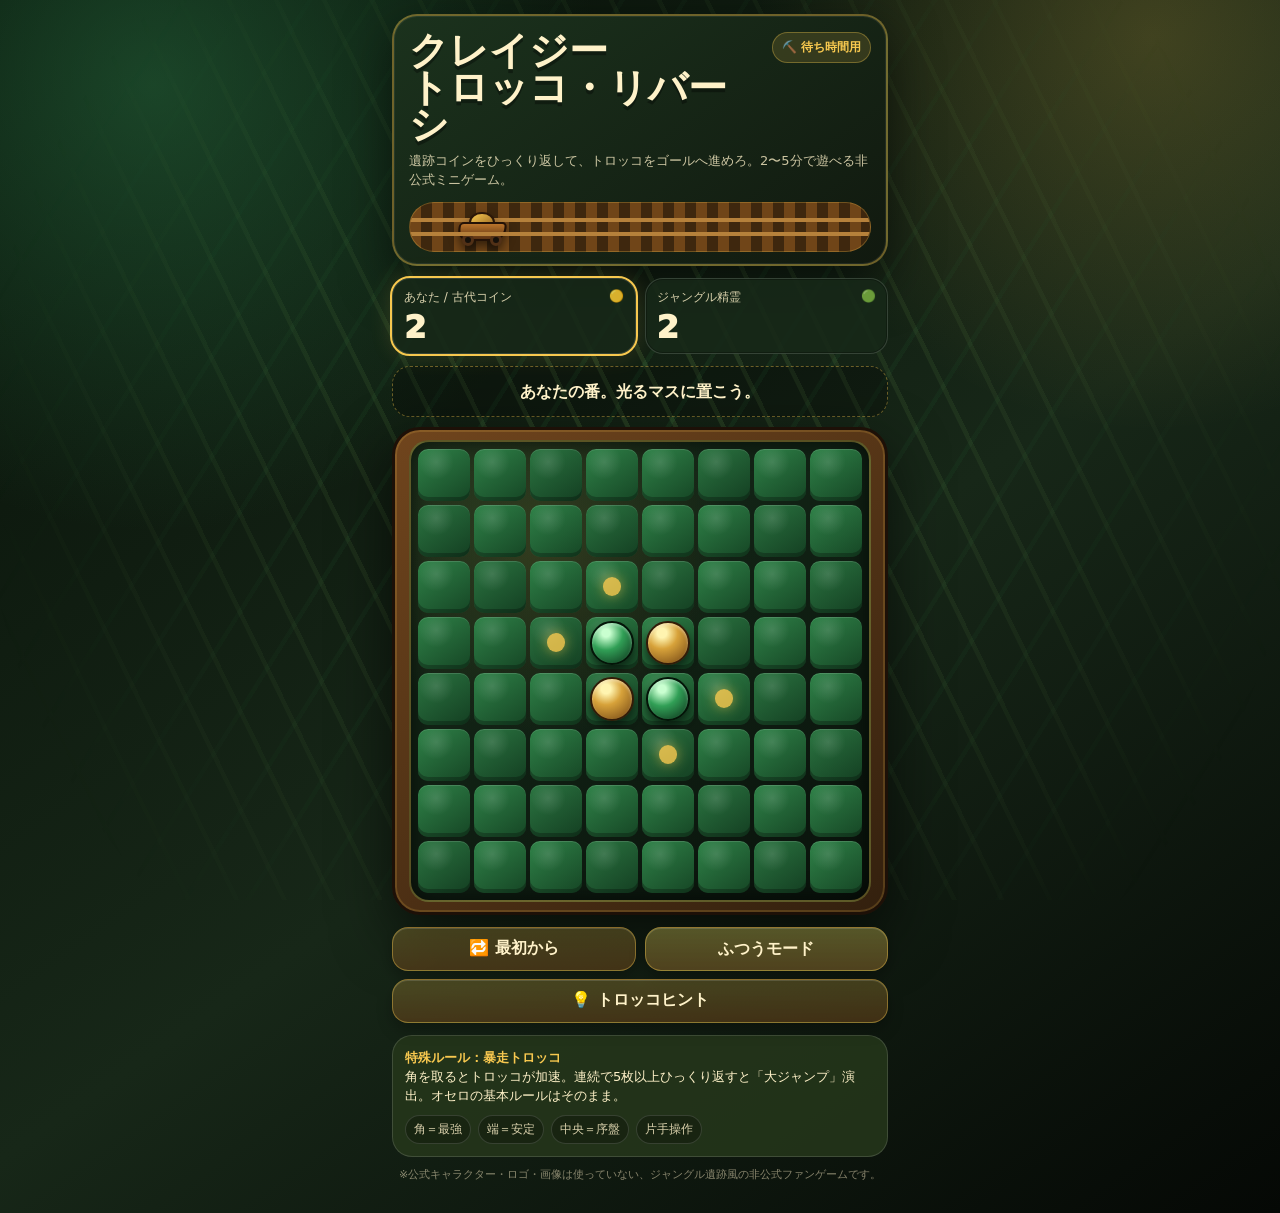
<file: univa-reversi/index.html>
<!doctype html>
<html lang="ja">
<head>
<meta charset="utf-8">
<meta name="viewport" content="width=device-width,initial-scale=1,viewport-fit=cover">
<title>クレイジー・トロッコ・リバーシ</title>
<style>
:root{--c:#fff2c9;--g:#f7c84f;--bg:#071008;--p:#18311d;--p2:#2f7b40;--br:#5b3515;--cell:min(10.5vw,52px)}*{box-sizing:border-box;-webkit-tap-highlight-color:transparent}body{margin:0;min-height:100svh;font-family:system-ui,"Hiragino Maru Gothic ProN","Yu Gothic",sans-serif;color:var(--c);background:radial-gradient(circle at 12% 7%,#2e7d4a77,transparent 28%),radial-gradient(circle at 90% 3%,#f7c84f33,transparent 24%),linear-gradient(145deg,#071008,#172718 55%,#050805);overflow-x:hidden}body:before{content:"";position:fixed;inset:0;pointer-events:none;background:repeating-linear-gradient(64deg,transparent 0 38px,#78ad5830 39px 43px),repeating-linear-gradient(122deg,transparent 0 48px,#2a713d30 49px 53px);mask:radial-gradient(circle,#000,transparent 85%)}main{position:relative;z-index:1;width:min(96vw,520px);margin:auto;padding:max(14px,env(safe-area-inset-top)) 12px max(20px,env(safe-area-inset-bottom))}.hero{padding:16px 15px 12px;border-radius:25px;background:linear-gradient(145deg,#1b321d,#11190f);border:2px solid #f7c84f66;box-shadow:0 18px 50px #0008,inset 0 0 0 1px #fff1;overflow:hidden}h1{margin:0;font-size:clamp(27px,7vw,39px);line-height:.95;text-shadow:0 4px #0005}.row{display:flex;align-items:start;justify-content:space-between;gap:10px}.tag{white-space:nowrap;padding:6px 9px;border-radius:999px;background:#f7c84f24;border:1px solid #f7c84f55;color:var(--g);font-size:12px;font-weight:800}.sub{margin:9px 0 0;color:#fff2c9c7;font-size:13px;line-height:1.45}.track{position:relative;height:50px;margin-top:12px;border-radius:999px;overflow:hidden;border:1px solid #f7c84f44;background:repeating-linear-gradient(90deg,#704518 0 11px,#3e270e 11px 22px)}.track:before,.track:after{content:"";position:absolute;left:0;right:0;height:4px;background:#b6813b}.track:before{top:15px}.track:after{bottom:15px}.cart{position:absolute;left:9%;top:8px;width:62px;height:36px;transition:left .55s cubic-bezier(.2,1.4,.35,1),transform .35s;animation:cart 1.2s ease-in-out infinite;filter:drop-shadow(0 5px 5px #0008)}.cart b{position:absolute;left:7px;right:7px;top:11px;height:19px;border-radius:5px 5px 12px 12px;background:linear-gradient(#ba742b,#5a3213);border:2px solid #241207;transform:skew(-8deg)}.cart i{position:absolute;left:18px;top:1px;width:26px;height:21px;border-radius:49%;background:linear-gradient(145deg,#f7c84f,#8b5a1d);border:2px solid #2b1708}.cart span{position:absolute;bottom:1px;width:12px;height:12px;border-radius:50%;background:#15100a;border:3px solid #513016}.cart span:nth-child(3){left:11px}.cart span:nth-child(4){right:11px}@keyframes cart{0%,100%{translate:0 0;rotate:-1deg}50%{translate:0 -2px;rotate:1.5deg}}.scores{display:grid;grid-template-columns:1fr 1fr;gap:9px;margin:12px 0}.card{padding:10px 11px;border-radius:18px;background:#172819df;border:1px solid #fff2;box-shadow:inset 0 0 0 1px #0004}.card.on{outline:2px solid var(--g);box-shadow:0 0 22px #f7c84f2a}.lab{display:flex;justify-content:space-between;font-size:12px;color:#fff2c9d6}.num{font-size:32px;font-weight:950;line-height:1;margin-top:5px}.status{min-height:51px;display:flex;align-items:center;justify-content:center;text-align:center;padding:10px 12px;margin-bottom:10px;border-radius:18px;background:#0004;border:1px dashed #f7c84f66;font-weight:900;line-height:1.35}.wrap{display:flex;justify-content:center;padding:10px;border-radius:28px;background:linear-gradient(145deg,#70451d,#33200e);border:3px solid #1d1007;box-shadow:0 22px 58px #0009,inset 0 0 0 2px #f7c84f2d}.board{display:grid;grid-template-columns:repeat(8,var(--cell));gap:4px;padding:7px;border-radius:20px;background:radial-gradient(circle at 28% 22%,#f7c84f22,transparent 40%),linear-gradient(145deg,#172d1b,#09120b);border:2px solid #f7c84f55;box-shadow:inset 0 0 25px #000a}.cell{width:var(--cell);height:var(--cell);border:0;border-radius:10px;background:radial-gradient(circle at 35% 25%,#fff2,transparent 34%),linear-gradient(145deg,#2f8248,#164625);box-shadow:inset 0 -4px #0004,inset 0 1px #fff2;position:relative;cursor:pointer;padding:0}.cell:nth-child(3n){background:radial-gradient(circle at 35% 25%,#fff2,transparent 34%),linear-gradient(145deg,#2b7541,#143f22)}.cell.ok:before{content:"";position:absolute;inset:32%;border-radius:50%;background:#f7c84fd5;box-shadow:0 0 13px #f7c84f99;animation:p .85s infinite}@keyframes p{50%{scale:1.16;opacity:.7}}.piece{position:absolute;inset:8%;border-radius:50%;box-shadow:0 5px 8px #0008,inset 0 2px 3px #fff6;transition:.25s}.piece.y{background:radial-gradient(circle at 35% 25%,#fff4b0 0 12%,#d7a23a 40%,#6e4213);border:2px solid #321c08}.piece.green{background:radial-gradient(circle at 35% 25%,#c9ffd0 0 10%,#319f56 43%,#0b2c18);border:2px solid #041408}.piece.new{animation:pop .24s}.piece.flip{animation:flip .34s}@keyframes pop{from{scale:.25;opacity:.2}}@keyframes flip{50%{transform:rotateY(90deg) scale(1.1)}}.ctrl{display:grid;grid-template-columns:1fr 1fr;gap:9px;margin-top:12px}.ctrl.one{grid-template-columns:1fr;margin-top:8px}button.action,select{width:100%;min-height:44px;border:1px solid #f7c84f66;border-radius:16px;background:linear-gradient(#f7c84f3a,#8c541e66);color:var(--c);font:inherit;font-weight:900;box-shadow:0 7px 15px #0004,inset 0 1px #fff2}select{text-align:center;appearance:none;background-color:#26351d}.info{margin-top:12px;padding:12px;border-radius:20px;background:#26371bdd;border:1px solid #fff2;font-size:13px;line-height:1.48}.info b{color:var(--g)}.chips{display:flex;gap:7px;flex-wrap:wrap;margin-top:9px}.chip{border-radius:999px;background:#0004;border:1px solid #fff2;padding:5px 8px;font-size:12px;color:#fff2c9d6}.modal{position:fixed;inset:0;z-index:10;display:none;place-items:center;padding:18px;background:#000a;backdrop-filter:blur(4px)}.modal.show{display:grid}.box{width:min(92vw,430px);border-radius:28px;padding:18px;background:radial-gradient(circle at 10% 0%,#f7c84f35,transparent 39%),linear-gradient(145deg,#20331f,#11180f);border:2px solid #f7c84f77;box-shadow:0 30px 90px #000a;text-align:center}.box h2{margin:0 0 8px;font-size:28px}.box p{margin:0 0 14px;color:#fff2c9cc;line-height:1.5}.tiny{margin-top:10px;text-align:center;font-size:11px;color:#fff2c980}.shake{animation:shake .22s linear}@keyframes shake{25%{translate:-4px 0}75%{translate:4px 0}}@media(max-width:380px){:root{--cell:min(10.1vw,43px)}.board{gap:3px;padding:6px}.cell{border-radius:8px}.num{font-size:28px}}
</style>
</head>
<body>
<main>
<section class="hero"><div class="row"><h1>クレイジー<br>トロッコ・リバーシ</h1><div class="tag">⛏️ 待ち時間用</div></div><p class="sub">遺跡コインをひっくり返して、トロッコをゴールへ進めろ。2〜5分で遊べる非公式ミニゲーム。</p><div class="track"><div class="cart" id="cart"><i></i><b></b><span></span><span></span></div></div></section>
<section class="scores"><div class="card on" id="pc"><div class="lab"><span>あなた / 古代コイン</span><span>🟡</span></div><div class="num" id="ps">2</div></div><div class="card" id="ac"><div class="lab"><span>ジャングル精霊</span><span>🟢</span></div><div class="num" id="as">2</div></div></section>
<div class="status" id="st">あなたの番。光るマスに置こう。</div>
<section class="wrap" id="wr"><div class="board" id="bo"></div></section>
<div class="ctrl"><button class="action" id="re">🔁 最初から</button><select id="mode"><option value="easy">気軽モード</option><option value="normal" selected>ふつうモード</option><option value="hard">本気モード</option><option value="duo">ふたり対戦</option></select></div><div class="ctrl one"><button class="action" id="hi">💡 トロッコヒント</button></div>
<section class="info"><b>特殊ルール：暴走トロッコ</b><br>角を取るとトロッコが加速。連続で5枚以上ひっくり返すと「大ジャンプ」演出。オセロの基本ルールはそのまま。<div class="chips"><span class="chip">角＝最強</span><span class="chip">端＝安定</span><span class="chip">中央＝序盤</span><span class="chip">片手操作</span></div></section><p class="tiny">※公式キャラクター・ロゴ・画像は使っていない、ジャングル遺跡風の非公式ファンゲームです。</p>
</main>
<div class="modal" id="mo"><div class="box"><h2 id="mt">ゲーム終了！</h2><p id="mm"></p><button class="action" id="mr">もう一回走る</button></div></div>
<script>
const E=0,P=1,A=-1,N=8,D=[[-1,-1],[-1,0],[-1,1],[0,-1],[0,1],[1,-1],[1,0],[1,1]],W=[[120,-25,20,5,5,20,-25,120],[-25,-45,-5,-5,-5,-5,-45,-25],[20,-5,12,2,2,12,-5,20],[5,-5,2,1,1,2,-5,5],[5,-5,2,1,1,2,-5,5],[20,-5,12,2,2,12,-5,20],[-25,-45,-5,-5,-5,-5,-45,-25],[120,-25,20,5,5,20,-25,120]];
let b,t,lock,last,flipped,hint;const $=id=>document.getElementById(id),bo=$('bo'),st=$('st'),ps=$('ps'),as=$('as'),pc=$('pc'),ac=$('ac'),cart=$('cart'),wr=$('wr'),mo=$('mo'),mt=$('mt'),mm=$('mm'),mode=$('mode');
function init(){b=Array.from({length:N},()=>Array(N).fill(E));b[3][3]=A;b[3][4]=P;b[4][3]=P;b[4][4]=A;t=P;lock=false;last=null;flipped=[];hint=null;mo.classList.remove('show');draw();say('あなたの番。光るマスに置こう。')}
function inb(r,c){return r>=0&&r<N&&c>=0&&c<N}function flips(B,r,c,p){if(!inb(r,c)||B[r][c]!==E)return[];let out=[];for(const[dr,dc]of D){let rr=r+dr,cc=c+dc,line=[];while(inb(rr,cc)&&B[rr][cc]===-p){line.push([rr,cc]);rr+=dr;cc+=dc}if(line.length&&inb(rr,cc)&&B[rr][cc]===p)out.push(...line)}return out}function moves(B,p){let m=[];for(let r=0;r<N;r++)for(let c=0;c<N;c++){let f=flips(B,r,c,p);if(f.length)m.push({r,c,f})}return m}function cp(B){return B.map(x=>x.slice())}function put(B,m,p){let nb=cp(B);nb[m.r][m.c]=p;m.f.forEach(([r,c])=>nb[r][c]=p);return nb}function cnt(B=b){let p=0,a=0,e=0;B.flat().forEach(v=>v===P?p++:v===A?a++:e++);return{p,a,e}}
function draw(){let ms=moves(b,t),ok=new Set(ms.map(m=>m.r+','+m.c));bo.innerHTML='';for(let r=0;r<N;r++)for(let c=0;c<N;c++){let cell=document.createElement('button');cell.className='cell';if(!lock&&t===P&&ok.has(r+','+c)||hint&&hint.r===r&&hint.c===c)cell.classList.add('ok');let v=b[r][c];if(v){let piece=document.createElement('div');piece.className='piece '+(v===P?'y':'green');if(last&&last.r===r&&last.c===c)piece.classList.add('new');if(flipped.some(x=>x[0]===r&&x[1]===c))piece.classList.add('flip');cell.appendChild(piece)}cell.onclick=()=>tap(r,c);bo.appendChild(cell)}let C=cnt();ps.textContent=C.p;as.textContent=C.a;pc.classList.toggle('on',t===P);ac.classList.toggle('on',t===A);cart.style.left=Math.min(88,Math.max(9,((C.p+C.a-4)/60)*85+9))+'%'}
function say(x){st.textContent=x}function tap(r,c){if(lock)return;if(mode.value!=='duo'&&t!==P)return;let f=flips(b,r,c,t);if(!f.length)return bump();move({r,c,f},t)}
function move(m,p){b[m.r][m.c]=p;m.f.forEach(([r,c])=>b[r][c]=p);last={r:m.r,c:m.c};flipped=m.f.slice();hint=null;let corner=(m.r===0||m.r===7)&&(m.c===0||m.c===7);if(corner){say(p===P?'角を奪取！トロッコ加速！':'精霊が角を確保。守りを固めてきた！');cart.style.transform='translateX(7px) rotate(5deg)';setTimeout(()=>cart.style.transform='',350)}else if(m.f.length>=5){say((p===P?'大ジャンプ！':'精霊ジャンプ！')+m.f.length+'枚ひっくり返した！');cart.style.transform='translateY(-12px) rotate(-7deg)';setTimeout(()=>cart.style.transform='',420)}else say(p===P?m.f.length+'枚ひっくり返した！':'精霊が'+m.f.length+'枚返した。');draw();setTimeout(next,460)}
function next(){let o=-t;if(moves(b,o).length)t=o;else if(moves(b,t).length)say((o===P?'あなた':'精霊')+'は置けないのでパス！');else return end();draw();if(mode.value!=='duo'&&t===A){lock=true;say('ジャングル精霊が考え中……');setTimeout(ai,560)}else{lock=false;say(t===P?'あなたの番。光るマスに置こう。':'2Pの番。緑のコインを置こう。')}}
function ai(){let ms=moves(b,A);if(!ms.length){lock=false;return next()}let m=choose(ms);lock=false;move(m,A)}function choose(ms){if(mode.value==='easy')return ms.map(m=>({...m,s:m.f.length+Math.random()*2+W[m.r][m.c]/50})).sort((x,y)=>y.s-x.s)[0];if(mode.value==='hard'){let best=ms[0],bs=-1e9;for(const m of ms){let s=minimax(put(b,m,A),P,3,-1e9,1e9)+m.f.length*1.5+W[m.r][m.c];if(s>bs){bs=s;best=m}}return best}return ms.map(m=>{let nb=put(b,m,A),mob=moves(nb,A).length-moves(nb,P).length;return{...m,s:W[m.r][m.c]+m.f.length*3+mob*4+Math.random()*1.5}}).sort((x,y)=>y.s-x.s)[0]}
function evalb(B){let C=cnt(B),pos=0;for(let r=0;r<N;r++)for(let c=0;c<N;c++)pos+=B[r][c]===A?W[r][c]:B[r][c]===P?-W[r][c]:0;return(C.a-C.p)*2+pos+(moves(B,A).length-moves(B,P).length)*6}function minimax(B,p,d,al,be){let ms=moves(B,p),oms=moves(B,-p);if(!d||!ms.length&&!oms.length)return evalb(B);if(!ms.length)return minimax(B,-p,d-1,al,be);if(p===A){let v=-1e9;for(const m of ms){v=Math.max(v,minimax(put(B,m,p),-p,d-1,al,be));al=Math.max(al,v);if(al>=be)break}return v}else{let v=1e9;for(const m of ms){v=Math.min(v,minimax(put(B,m,p),-p,d-1,al,be));be=Math.min(be,v);if(al>=be)break}return v}}
function end(){lock=true;draw();let C=cnt(),title,text;if(C.p>C.a){title='ゴール到着！勝利！';text=`古代コイン ${C.p} - 精霊 ${C.a}。トロッコを制した！`}else if(C.p<C.a){title='ジャングルに飲まれた…';text=`古代コイン ${C.p} - 精霊 ${C.a}。角と端を狙うと次は勝てる。`}else{title='奇跡の同着！';text=`古代コイン ${C.p} - 精霊 ${C.a}。もう一周いこう。`}mt.textContent=title;mm.textContent=text;setTimeout(()=>mo.classList.add('show'),500)}
function bump(){wr.classList.remove('shake');void wr.offsetWidth;wr.classList.add('shake');say('そこには置けない！光るマスを狙おう。')}function hintfn(){if(lock)return;let ms=moves(b,t);if(!ms.length)return;let best=ms.map(m=>({...m,s:W[m.r][m.c]+m.f.length*4})).sort((x,y)=>y.s-x.s)[0];hint={r:best.r,c:best.c};say(`ヒント：${best.r+1}行${best.c+1}列。${best.f.length}枚返せる！`);draw();setTimeout(()=>{hint=null;draw()},2100)}
$('re').onclick=init;$('mr').onclick=init;$('hi').onclick=hintfn;mode.onchange=init;init();
</script>
</body>
</html>
</file>
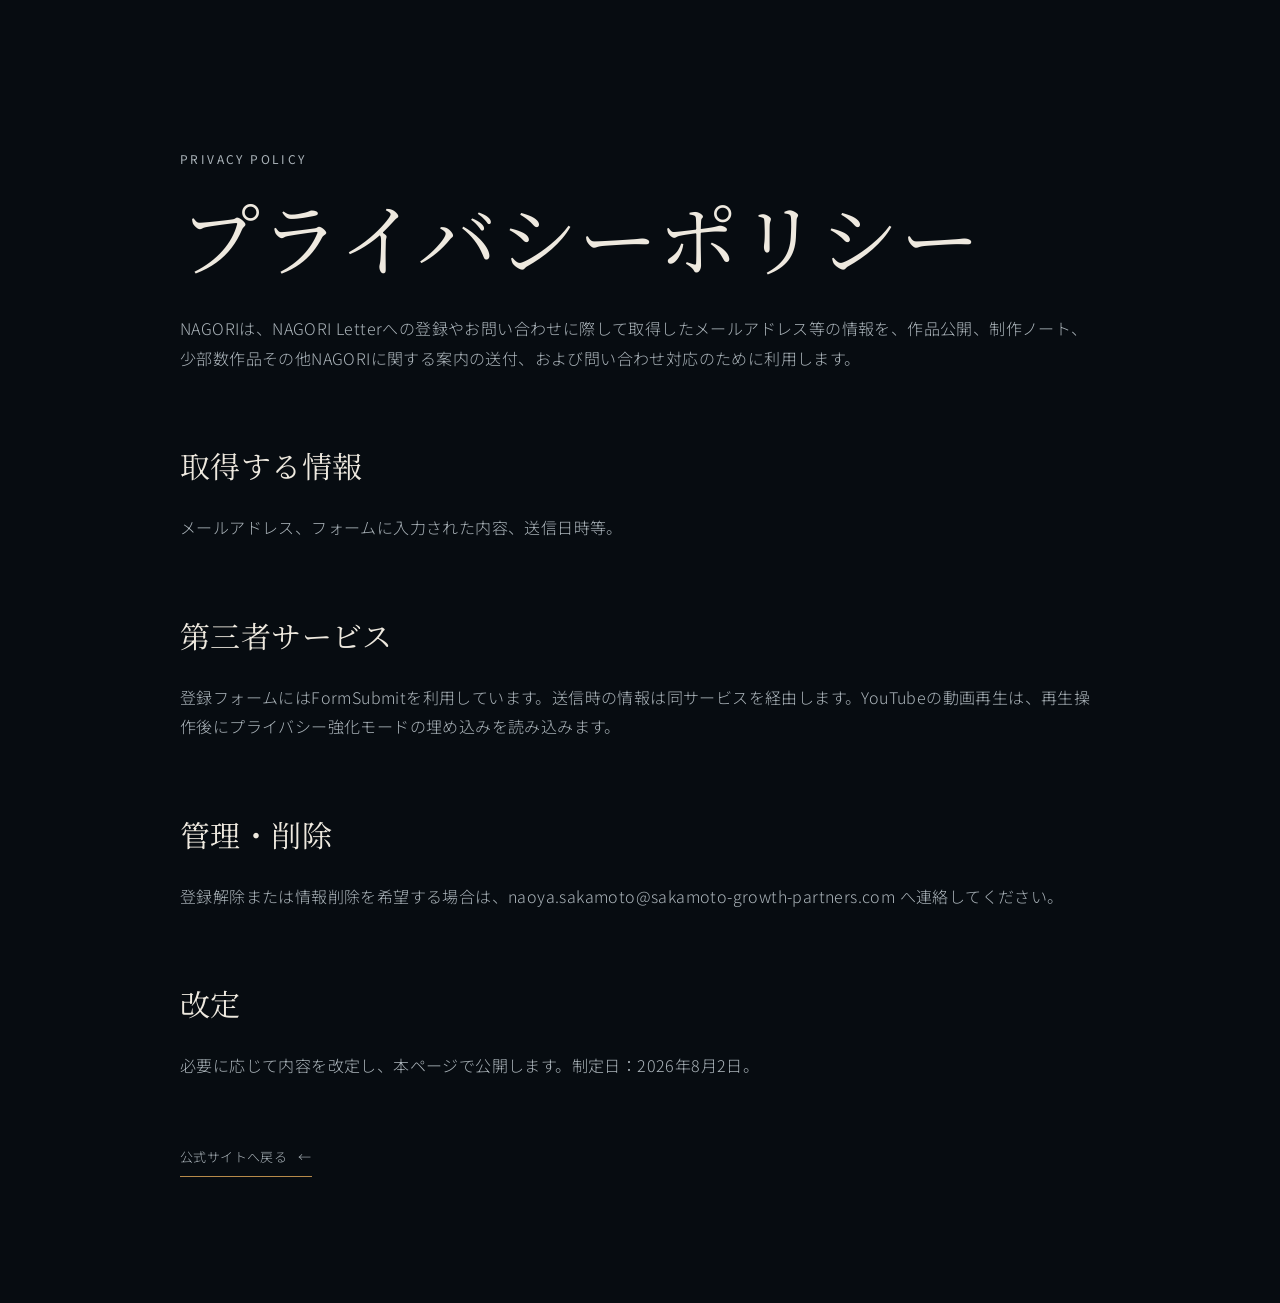
<file: nagori/privacy.html>
<!doctype html><html lang="ja"><head><meta charset="utf-8"><meta name="viewport" content="width=device-width,initial-scale=1"><meta name="theme-color" content="#070c11"><title>プライバシーポリシー — NAGORI</title><link rel="icon" href="assets/icon.svg"><link rel="preconnect" href="https://fonts.googleapis.com"><link rel="preconnect" href="https://fonts.gstatic.com" crossorigin><link href="https://fonts.googleapis.com/css2?family=Cormorant+Garamond:wght@400;500&family=Noto+Sans+JP:wght@300;400;500&family=Noto+Serif+JP:wght@400;500&display=swap" rel="stylesheet"><link rel="stylesheet" href="assets/site.css"></head><body><main class="subpage-main"><article class="subpage-inner prose"><p class="eyebrow">Privacy Policy</p><h1 class="subpage-title">プライバシーポリシー</h1><p>NAGORIは、NAGORI Letterへの登録やお問い合わせに際して取得したメールアドレス等の情報を、作品公開、制作ノート、少部数作品その他NAGORIに関する案内の送付、および問い合わせ対応のために利用します。</p><h2>取得する情報</h2><p>メールアドレス、フォームに入力された内容、送信日時等。</p><h2>第三者サービス</h2><p>登録フォームにはFormSubmitを利用しています。送信時の情報は同サービスを経由します。YouTubeの動画再生は、再生操作後にプライバシー強化モードの埋め込みを読み込みます。</p><h2>管理・削除</h2><p>登録解除または情報削除を希望する場合は、naoya.sakamoto@sakamoto-growth-partners.com へ連絡してください。</p><h2>改定</h2><p>必要に応じて内容を改定し、本ページで公開します。制定日：2026年8月2日。</p><p style="margin-top:60px"><a class="text-link" href="./">公式サイトへ戻る <span>←</span></a></p></article></main></body></html>
</file>
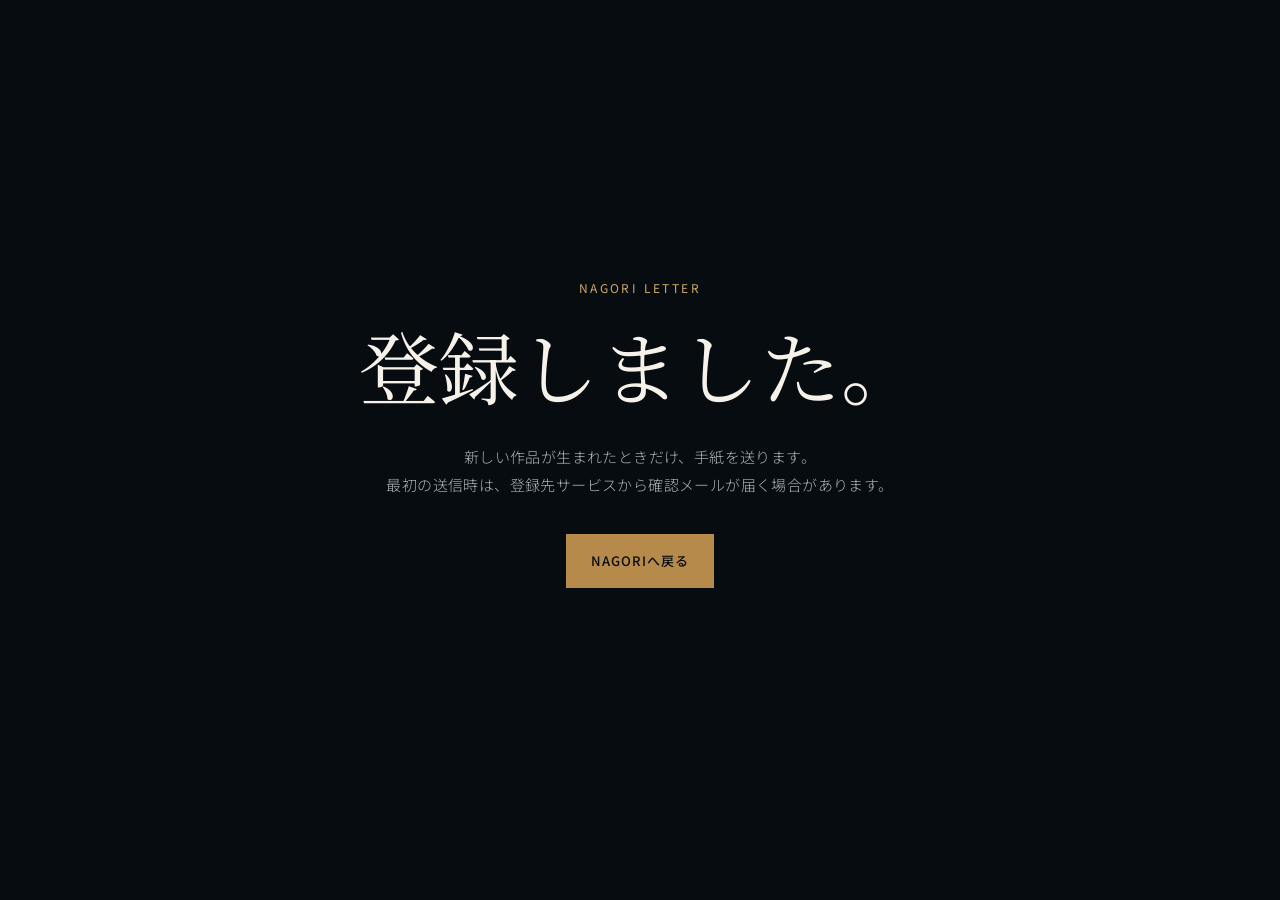
<file: nagori/thanks.html>
<!doctype html><html lang="ja"><head><meta charset="utf-8"><meta name="viewport" content="width=device-width,initial-scale=1"><meta name="theme-color" content="#070c11"><title>登録しました — NAGORI Letter</title><link rel="icon" href="assets/icon.svg"><link rel="preconnect" href="https://fonts.googleapis.com"><link rel="preconnect" href="https://fonts.gstatic.com" crossorigin><link href="https://fonts.googleapis.com/css2?family=Cormorant+Garamond:wght@400;500&family=Noto+Sans+JP:wght@300;400;500&family=Noto+Serif+JP:wght@400;500&display=swap" rel="stylesheet"><link rel="stylesheet" href="assets/site.css"></head><body><main class="subpage-main"><section class="subpage-inner" style="min-height:65svh;display:grid;align-content:center;text-align:center"><p class="eyebrow">NAGORI Letter</p><h1 class="subpage-title">登録しました。</h1><p class="section-copy">新しい作品が生まれたときだけ、手紙を送ります。<br>最初の送信時は、登録先サービスから確認メールが届く場合があります。</p><p style="margin-top:36px"><a class="button primary" href="./">NAGORIへ戻る</a></p></section></main></body></html>
</file>
<file: styles.css>
:root{
  --navy:#07172c;
  --navy2:#0b2440;
  --deep:#04101f;
  --gold:#c6a15a;
  --gold2:#e6d09a;
  --cream:#f7f3ea;
  --text:#142033;
  --muted:#647084;
  --line:#e7e1d5;
  --white:#fff;
  --shadow:0 18px 50px rgba(5,16,31,.12);
}
*{box-sizing:border-box}
html{scroll-behavior:smooth}
body{margin:0;font-family:-apple-system,BlinkMacSystemFont,"Hiragino Sans","Hiragino Kaku Gothic ProN","Yu Gothic",YuGothic,"Noto Sans JP",Meiryo,sans-serif;color:var(--text);background:#fff;letter-spacing:.04em;line-height:1.85}
a{color:inherit;text-decoration:none}
.site-header{height:72px;background:rgba(5,16,31,.96);color:#fff;display:flex;align-items:center;justify-content:space-between;padding:0 clamp(22px,5vw,72px);position:sticky;top:0;z-index:10;border-bottom:1px solid rgba(198,161,90,.25);backdrop-filter:blur(12px)}
.brand{display:flex;align-items:center;gap:12px;font-weight:700;font-size:20px;letter-spacing:.1em;white-space:nowrap}.brand-mark{width:32px;height:32px;display:inline-block;background:linear-gradient(145deg,var(--gold2),var(--gold));clip-path:polygon(50% 0,60% 38%,100% 18%,68% 55%,94% 100%,50% 70%,6% 100%,32% 55%,0 18%,40% 38%)}
.nav{display:flex;gap:28px;align-items:center;font-size:13px;font-weight:700}.nav a{opacity:.9}.nav a:hover{color:var(--gold2)}.nav-cta{background:linear-gradient(135deg,var(--gold2),var(--gold));color:#08172b!important;padding:14px 22px;border-radius:2px;opacity:1!important;box-shadow:0 8px 22px rgba(198,161,90,.24)}
.hero{position:relative;min-height:670px;color:#fff;overflow:hidden;background:radial-gradient(circle at 73% 30%,rgba(53,94,133,.95),transparent 30%),linear-gradient(90deg,rgba(3,12,24,.98) 0%,rgba(5,19,36,.92) 52%,rgba(7,28,48,.76) 100%),url('assets/lp-mockup.png');background-size:cover;background-position:center 0}.hero:after{content:"";position:absolute;right:-80px;bottom:-80px;width:420px;height:420px;border:1px solid rgba(198,161,90,.18);border-radius:50%;box-shadow:0 0 0 60px rgba(198,161,90,.05)}.hero-overlay{position:absolute;inset:0;background:linear-gradient(180deg,rgba(4,16,31,.06),rgba(4,16,31,.55))}.hero-inner{position:relative;z-index:1;max-width:1180px;margin:auto;padding:120px 24px 88px;display:grid;grid-template-columns:minmax(0,1.05fr) 420px;gap:54px;align-items:end}.eyebrow{color:var(--gold2);font-size:14px;font-weight:800;letter-spacing:.18em;position:relative;padding-left:72px;margin:0 0 22px}.eyebrow:before{content:"";position:absolute;left:0;top:50%;width:54px;height:1px;background:var(--gold)}.eyebrow.dark{color:var(--gold);padding-left:64px}.hero h1{font-family:"Hiragino Mincho ProN","Yu Mincho",serif;font-size:clamp(34px,5vw,64px);line-height:1.45;margin:0 0 24px;letter-spacing:.12em;font-weight:600}.lead{max-width:760px;font-size:17px;color:rgba(255,255,255,.88);margin:0 0 36px}.hero-actions{display:flex;gap:20px;flex-wrap:wrap}.button{display:inline-flex;align-items:center;justify-content:center;min-height:56px;padding:0 34px;border:1px solid rgba(198,161,90,.65);font-weight:800;letter-spacing:.1em;transition:.2s;border-radius:2px}.button:after{content:"›";font-size:24px;margin-left:18px;line-height:1}.button.primary{background:linear-gradient(135deg,var(--gold2),var(--gold));color:#07172c;box-shadow:0 12px 32px rgba(198,161,90,.25)}.button.secondary{background:rgba(4,16,31,.35);color:#fff}.button:hover{transform:translateY(-2px);filter:brightness(1.04)}
.hero-card{background:rgba(5,16,31,.82);border:1px solid rgba(198,161,90,.4);padding:30px;box-shadow:var(--shadow);backdrop-filter:blur(10px)}.card-kicker{display:inline-block;color:var(--gold2);border:1px solid rgba(198,161,90,.55);padding:5px 12px;margin:0 0 18px;font-weight:800}.hero-card h2{font-family:"Hiragino Mincho ProN","Yu Mincho",serif;font-size:28px;line-height:1.55;margin:0 0 22px}.hero-card ul{display:grid;grid-template-columns:1fr 1fr;gap:10px;margin:0;padding:0;list-style:none}.hero-card li{border:1px solid rgba(255,255,255,.17);padding:10px 12px;color:#f8f0db;text-align:center}
.section-heading{display:flex;align-items:center;justify-content:center;gap:28px;text-align:center;margin-bottom:34px}.section-heading span{width:64px;height:1px;background:var(--gold)}.section-heading h2{font-family:"Hiragino Mincho ProN","Yu Mincho",serif;letter-spacing:.14em;font-size:clamp(23px,3vw,34px);line-height:1.5;margin:0}.problems{padding:58px 24px 76px;background:#fff}.problem-grid{max-width:1120px;margin:auto;display:grid;grid-template-columns:repeat(5,1fr);gap:16px}.problem-card{background:#fff;border:1px solid var(--line);box-shadow:0 10px 32px rgba(11,36,64,.08);padding:28px 18px;text-align:center;border-radius:8px}.icon{width:54px;height:54px;border:2px solid var(--navy2);border-radius:50%;display:grid;place-items:center;margin:0 auto 14px;font-weight:900;color:var(--navy2)}.problem-card h3{font-size:21px;line-height:1;margin:0 0 12px}.problem-card p{font-size:13px;color:#39455a;margin:0;line-height:1.7}.about{background:var(--cream);padding:82px 24px;display:grid;grid-template-columns:.7fr 1.3fr;gap:44px;align-items:center}.about>*{max-width:1180px}.about-visual{justify-self:end;width:min(300px,60vw);height:220px;position:relative}.map-mark{position:absolute;inset:20px;border:1px solid rgba(198,161,90,.25);display:grid;place-items:center;color:rgba(198,161,90,.48);font-size:40px;font-family:"Hiragino Mincho ProN","Yu Mincho",serif;clip-path:polygon(20% 10%,80% 0,95% 32%,78% 52%,90% 90%,47% 80%,10% 95%,0 44%)}.about-copy{max-width:820px}.about-copy h2{font-family:"Hiragino Mincho ProN","Yu Mincho",serif;font-size:clamp(25px,3vw,38px);line-height:1.55;margin:0 0 24px;letter-spacing:.08em}.about-copy p{margin:0 0 14px;color:#303b4d}.comparison{padding:78px 24px;background:#fff}.compare-table{max-width:1060px;margin:auto;border:1px solid var(--line);box-shadow:var(--shadow);background:#fff}.row{display:grid;grid-template-columns:150px 1fr 1.2fr;border-bottom:1px solid var(--line)}.row:last-child{border-bottom:0}.row>div{padding:18px 22px;border-right:1px solid var(--line)}.row>div:last-child{border-right:0}.row.header{font-weight:900;text-align:center}.row.header>div:nth-child(2){background:#edf1f6}.row.header>div:nth-child(3){background:var(--navy);color:#fff}.row:not(.header)>div:nth-child(1){font-weight:800;background:#fafafa}.row:not(.header)>div:nth-child(3){color:#9b762e;font-weight:800}.event{padding:96px 24px;background:linear-gradient(135deg,rgba(4,16,31,.98),rgba(9,34,60,.96)),url('assets/event-poster.png');background-size:cover;background-position:center;color:#fff;display:grid;grid-template-columns:1fr 1fr;gap:58px;align-items:center}.event>*{max-width:560px}.event-copy{justify-self:end}.event-label{display:inline-block;border:1px solid var(--gold);color:var(--gold2);padding:6px 15px;font-weight:900;margin:0 0 18px}.event h2{font-family:"Hiragino Mincho ProN","Yu Mincho",serif;font-size:clamp(34px,4.4vw,58px);line-height:1.35;letter-spacing:.12em;margin:0 0 22px}.event p{color:rgba(255,255,255,.88);margin:0 0 30px}.event-chips{display:grid;grid-template-columns:1fr 1fr;gap:16px}.event-chips div{border:1px solid rgba(198,161,90,.55);padding:24px;background:rgba(7,23,44,.65);min-height:116px}.event-chips strong{display:block;font-size:22px;color:var(--gold2);margin-bottom:6px}.event-chips span{font-size:13px;color:rgba(255,255,255,.78)}.flow{padding:82px 24px;background:#fff}.flow-grid{max-width:1120px;margin:auto;display:grid;grid-template-columns:repeat(4,1fr);gap:18px}.flow-grid article{border:1px solid var(--line);padding:28px;box-shadow:0 12px 34px rgba(11,36,64,.06);background:#fff}.flow-grid b{font-family:Georgia,serif;color:var(--gold);font-size:28px}.flow-grid h3{font-size:21px;margin:8px 0 8px}.flow-grid p{color:#5a6576;margin:0;font-size:14px}.contact{padding:90px 24px;background:linear-gradient(180deg,#faf7f0,#fff)}.contact-head{text-align:center;max-width:780px;margin:0 auto 34px}.contact-head .eyebrow{display:inline-block;text-align:left}.contact-head h2{font-family:"Hiragino Mincho ProN","Yu Mincho",serif;font-size:clamp(28px,4vw,44px);line-height:1.45;margin:0 0 12px}.contact-head p{color:var(--muted);margin:0}.contact-form{max-width:980px;margin:auto;display:grid;grid-template-columns:1fr 1fr;gap:18px;background:#fff;border:1px solid var(--line);padding:34px;box-shadow:var(--shadow)}.contact-form label{font-weight:800;color:#202c3d}.contact-form span{font-size:11px;color:#8b6217;border:1px solid #d7bf86;padding:2px 6px;margin-left:7px}.contact-form input,.contact-form textarea,.contact-form select{display:block;width:100%;margin-top:8px;border:1px solid #dfe3e8;border-radius:3px;min-height:48px;padding:12px 14px;font:inherit;letter-spacing:.03em;background:#fff}.contact-form textarea{resize:vertical}.wide{grid-column:1/-1}.consent{display:flex!important;align-items:center;gap:10px;font-weight:700}.consent input{width:18px;min-height:18px;margin:0}.submit{grid-column:1/-1;border:0;cursor:pointer;font-size:16px}.form-note{text-align:center;color:var(--muted);font-size:12px;margin:18px 0 0}.faq{padding:78px 24px;background:#fff}.faq-list{max-width:900px;margin:auto;display:grid;gap:12px}.faq-list details{border:1px solid var(--line);padding:20px;background:#fff}.faq-list summary{cursor:pointer;font-weight:900;color:var(--navy)}.faq-list p{color:#526074;margin:12px 0 0}.footer{background:var(--deep);color:#fff;padding:34px clamp(24px,5vw,72px);display:grid;grid-template-columns:1fr auto auto;gap:32px;align-items:center;border-top:1px solid rgba(198,161,90,.4)}.footer-links{display:flex;gap:20px;font-size:12px;color:rgba(255,255,255,.75)}.company{border-left:1px solid rgba(198,161,90,.5);padding-left:28px;display:grid;line-height:1.5}.company small{color:rgba(255,255,255,.62)}.company strong{font-size:18px}.company span{font-size:14px;color:rgba(255,255,255,.82)}
@media(max-width:980px){.site-header{height:auto;min-height:66px}.nav{display:none}.hero-inner{grid-template-columns:1fr;padding-top:88px}.hero-card{max-width:540px}.problem-grid{grid-template-columns:repeat(2,1fr)}.about{grid-template-columns:1fr}.about-visual{justify-self:center}.row{grid-template-columns:95px 1fr}.row.header>div:first-child,.row>div:first-child{display:none}.event{grid-template-columns:1fr}.event-copy{justify-self:start}.flow-grid{grid-template-columns:repeat(2,1fr)}.footer{grid-template-columns:1fr}.footer-links{flex-wrap:wrap}.company{border-left:0;padding-left:0}}
@media(max-width:620px){.brand{font-size:16px}.hero{min-height:auto}.hero h1{font-size:34px}.hero-actions{display:grid}.button{width:100%;padding:0 22px}.problem-grid,.event-chips,.flow-grid,.contact-form{grid-template-columns:1fr}.contact-form{padding:22px}.row{display:block}.row>div{border-right:0;border-bottom:1px solid var(--line)}.row.header{display:none}.comparison{padding-left:14px;padding-right:14px}.section-heading span{width:30px}.event{padding:70px 20px}}
</file>
<file: nagori/assets/site.css>
:root {
  --ink-950: #070c11;
  --ink-900: #0b1219;
  --ink-850: #101923;
  --ink-800: #16212c;
  --slate-600: #52606c;
  --mist-300: #aab3b9;
  --paper-100: #eee9df;
  --paper-50: #f6f2ea;
  --amber-500: #b68a4a;
  --amber-400: #cea867;
  --amber-200: #e3c999;
  --blue-700: #20394e;
  --line: rgba(170, 179, 185, .19);
  --line-strong: rgba(227, 201, 153, .52);
  --header-h: 76px;
  --max: 1240px;
  --pad: clamp(20px, 5.5vw, 76px);
  --serif: "Noto Serif JP", "Yu Mincho", serif;
  --display: "Cormorant Garamond", Georgia, serif;
  --sans: "Noto Sans JP", system-ui, sans-serif;
}

* { box-sizing: border-box; }
html { scroll-behavior: smooth; background: var(--ink-950); }
body {
  margin: 0;
  color: var(--paper-50);
  background: var(--ink-950);
  font-family: var(--sans);
  font-size: 16px;
  font-weight: 300;
  line-height: 1.85;
  letter-spacing: .025em;
  overflow-x: hidden;
}
body::before {
  content: "";
  position: fixed;
  inset: 0;
  z-index: 90;
  pointer-events: none;
  opacity: .08;
  background-image: url("data:image/svg+xml,%3Csvg xmlns='http://www.w3.org/2000/svg' width='160' height='160'%3E%3Cfilter id='n'%3E%3CfeTurbulence baseFrequency='.72' numOctaves='3'/%3E%3C/filter%3E%3Crect width='100%25' height='100%25' filter='url(%23n)' opacity='.25'/%3E%3C/svg%3E");
  mix-blend-mode: soft-light;
}
img { max-width: 100%; display: block; }
a { color: inherit; text-decoration: none; }
button, input { font: inherit; }
button { cursor: pointer; }
:focus-visible { outline: 2px solid var(--amber-400); outline-offset: 4px; }
::selection { background: var(--amber-500); color: var(--ink-950); }

.skip-link {
  position: fixed;
  left: 16px;
  top: -60px;
  z-index: 200;
  padding: 10px 14px;
  background: var(--paper-50);
  color: var(--ink-950);
  transition: top .2s;
}
.skip-link:focus { top: 16px; }

.site-header {
  position: fixed;
  inset: 0 0 auto 0;
  z-index: 70;
  height: var(--header-h);
  padding: 0 var(--pad);
  display: flex;
  align-items: center;
  justify-content: space-between;
  background: linear-gradient(180deg, rgba(7, 12, 17, .94), rgba(7, 12, 17, .58) 70%, transparent);
  transition: background .25s, border-color .25s;
}
.site-header.is-scrolled {
  background: rgba(7, 12, 17, .92);
  border-bottom: 1px solid var(--line);
  backdrop-filter: blur(18px);
}
.wordmark { display: inline-flex; flex-direction: column; line-height: 1; }
.wordmark strong {
  font: 500 29px/1 var(--display);
  letter-spacing: .18em;
}
.wordmark span {
  margin-top: 8px;
  color: var(--mist-300);
  font-size: 10px;
  letter-spacing: .17em;
  text-transform: uppercase;
}
.desktop-nav { display: flex; gap: 27px; align-items: center; }
.desktop-nav a {
  color: var(--mist-300);
  font-size: 12px;
  letter-spacing: .14em;
  text-transform: uppercase;
  transition: color .2s;
}
.desktop-nav a:hover { color: var(--paper-50); }
.desktop-nav .nav-letter { color: var(--amber-200); }
.menu-button {
  display: none;
  width: 46px;
  height: 46px;
  border: 1px solid var(--line);
  color: var(--paper-50);
  background: rgba(16, 25, 35, .8);
}
.menu-button span,
.menu-button::before,
.menu-button::after {
  content: "";
  display: block;
  width: 18px;
  height: 1px;
  margin: 5px auto;
  background: currentColor;
  transition: transform .2s, opacity .2s;
}
.menu-button[aria-expanded="true"] span { opacity: 0; }
.menu-button[aria-expanded="true"]::before { transform: translateY(6px) rotate(45deg); }
.menu-button[aria-expanded="true"]::after { transform: translateY(-6px) rotate(-45deg); }
.mobile-menu {
  position: fixed;
  z-index: 65;
  inset: 0;
  padding: 120px var(--pad) 100px;
  display: grid;
  align-content: start;
  gap: 22px;
  background: rgba(7, 12, 17, .98);
  visibility: hidden;
  opacity: 0;
  transition: opacity .25s, visibility .25s;
}
.mobile-menu.is-open { visibility: visible; opacity: 1; }
.mobile-menu a {
  padding: 12px 0;
  border-bottom: 1px solid var(--line);
  font: 400 28px/1.5 var(--serif);
}

.hero {
  position: relative;
  min-height: 100svh;
  padding: calc(var(--header-h) + 72px) var(--pad) 72px;
  display: grid;
  align-items: end;
  overflow: hidden;
  isolation: isolate;
}
.hero-media {
  position: absolute;
  inset: 0;
  z-index: -3;
  background:
    linear-gradient(90deg, rgba(7, 12, 17, .94) 0%, rgba(7, 12, 17, .63) 42%, rgba(7, 12, 17, .16) 72%),
    linear-gradient(0deg, var(--ink-950) 0%, transparent 40%),
    url("https://i.ytimg.com/vi/ZndQiqaESjo/maxresdefault.jpg") center 42% / cover no-repeat;
  transform: scale(1.02);
}
.hero-media::after {
  content: "";
  position: absolute;
  inset: 0;
  background: radial-gradient(circle at 68% 34%, rgba(206, 168, 103, .19), transparent 28%);
}
.hero-content {
  width: min(920px, 100%);
  position: relative;
  z-index: 2;
}
.eyebrow {
  margin: 0;
  color: var(--amber-400);
  font-size: 12px;
  font-weight: 400;
  letter-spacing: .2em;
  text-transform: uppercase;
}
.hero h1 {
  margin: 22px 0 0;
  font: 400 clamp(72px, 11vw, 150px) / .83 var(--display);
  letter-spacing: -.045em;
  text-wrap: balance;
}
.hero-copy {
  margin: 42px 0 0;
  font: 400 clamp(23px, 2.75vw, 36px) / 1.75 var(--serif);
  text-shadow: 0 2px 22px #000;
}
.hero-release {
  margin-top: 34px;
  display: flex;
  align-items: center;
  gap: 18px;
  color: var(--paper-100);
}
.play-circle {
  width: 64px;
  height: 64px;
  flex: 0 0 auto;
  display: grid;
  place-items: center;
  border: 1px solid var(--line-strong);
  border-radius: 50%;
  background: rgba(7, 12, 17, .55);
  color: var(--paper-50);
  transition: transform .25s, background .25s;
}
.play-circle:hover { transform: scale(1.055); background: rgba(182, 138, 74, .26); }
.play-circle svg { margin-left: 4px; }
.release-caption strong {
  display: block;
  font: 400 19px/1.5 var(--serif);
}
.release-caption span { color: var(--mist-300); font-size: 12px; }
.scroll-note {
  position: absolute;
  right: var(--pad);
  bottom: 46px;
  z-index: 3;
  color: rgba(238, 233, 223, .58);
  font-size: 10px;
  letter-spacing: .16em;
  writing-mode: vertical-rl;
}

.section {
  padding: clamp(88px, 11vw, 150px) var(--pad);
  border-top: 1px solid var(--line);
}
.section:nth-child(even) { background: var(--ink-900); }
.inner { width: min(var(--max), 100%); margin: 0 auto; }
.section-head {
  margin-bottom: clamp(40px, 6vw, 72px);
  display: grid;
  grid-template-columns: 1.1fr .9fr;
  gap: clamp(30px, 6vw, 80px);
  align-items: end;
}
.section-head h2,
.split-title h2,
.center-copy h2 {
  margin: 8px 0 0;
  font: 400 clamp(32px, 4.2vw, 56px) / 1.48 var(--serif);
  letter-spacing: -.025em;
  text-wrap: balance;
}
.section-head > p,
.section-copy {
  margin: 0;
  color: var(--mist-300);
  font-size: 15px;
}

.latest-layout {
  display: grid;
  grid-template-columns: 1.28fr .72fr;
  gap: clamp(30px, 6vw, 76px);
  align-items: center;
}
.poster-button {
  position: relative;
  width: 100%;
  aspect-ratio: 16/9;
  padding: 0;
  overflow: hidden;
  border: 1px solid var(--line);
  background: var(--ink-850);
  box-shadow: 0 24px 80px rgba(0, 0, 0, .48);
}
.poster-button img { width: 100%; height: 100%; object-fit: cover; filter: saturate(.78) brightness(.72); transition: transform .8s, filter .4s; }
.poster-button:hover img { transform: scale(1.025); filter: saturate(.93) brightness(.8); }
.poster-button .play-circle { position: absolute; left: 50%; top: 50%; transform: translate(-50%, -50%); }
.poster-button:hover .play-circle { transform: translate(-50%, -50%) scale(1.055); }
.release-details h3 { margin: 8px 0 18px; font: 400 34px/1.5 var(--serif); }
.release-details > p { color: var(--mist-300); }
.meta-list { margin: 30px 0; border-top: 1px solid var(--line); }
.meta-row { padding: 11px 0; display: flex; justify-content: space-between; gap: 20px; border-bottom: 1px solid var(--line); font-size: 12px; }
.meta-row span:first-child { color: var(--mist-300); }
.text-link {
  display: inline-flex;
  gap: 11px;
  align-items: center;
  padding-bottom: 7px;
  border-bottom: 1px solid var(--amber-500);
  font-size: 13px;
}
.text-link + .text-link { margin-left: 22px; }

.works-grid { display: grid; grid-template-columns: repeat(3, 1fr); gap: clamp(18px, 2.6vw, 32px); }
.work-card { min-width: 0; }
.work-image {
  position: relative;
  aspect-ratio: .83;
  overflow: hidden;
  border: 1px solid var(--line);
  background: var(--ink-850);
  transition: transform .4s, border-color .4s;
}
.work-card:hover .work-image { transform: translateY(-7px); border-color: var(--line-strong); }
.work-image img { width: 100%; height: 100%; object-fit: cover; filter: saturate(.72) contrast(1.04) brightness(.7); transition: transform .8s; }
.work-card:hover .work-image img { transform: scale(1.025); }
.work-status { position: absolute; top: 14px; left: 14px; padding: 6px 9px; border: 1px solid rgba(238, 233, 223, .3); background: rgba(7, 12, 17, .75); font-size: 11px; letter-spacing: .11em; text-transform: uppercase; }
.work-placeholder { width: 100%; height: 100%; display: grid; place-items: end start; padding: 24px; }
.work-placeholder::before { content: ""; position: absolute; inset: 0; background: radial-gradient(circle at 65% 24%, rgba(227, 201, 153, .34), transparent 15%), linear-gradient(150deg, #54606f, #8c7074 52%, #111922); }
.work-placeholder.second::before { background: linear-gradient(150deg, #c9a985, #756474 48%, #14202a); }
.work-placeholder.third::before { background: radial-gradient(circle at 50% 40%, rgba(227, 201, 153, .34), transparent 4%), linear-gradient(160deg, #392c29, #191b20 60%, #080d12); }
.work-placeholder span { position: relative; z-index: 1; font: 400 26px/1.6 var(--serif); }
.work-info { padding: 17px 1px 0; display: flex; justify-content: space-between; gap: 15px; align-items: end; }
.work-info p { margin: 0 0 4px; color: var(--amber-400); font-size: 11px; letter-spacing: .13em; }
.work-info h3 { margin: 0; font: 400 20px/1.55 var(--serif); }
.work-info > span { color: var(--mist-300); font-size: 12px; }

.letter-section {
  position: relative;
  overflow: hidden;
  text-align: center;
  background: radial-gradient(circle at 50% 0, rgba(32, 57, 78, .42), transparent 46%), var(--ink-900);
}
.center-copy { width: min(830px, 100%); margin: auto; }
.center-copy > p:not(.eyebrow) { color: var(--mist-300); }
.letter-form { width: min(680px, 100%); margin: 38px auto 0; display: grid; grid-template-columns: 1fr auto; }
.letter-form input {
  min-width: 0;
  min-height: 54px;
  padding: 0 17px;
  border: 1px solid var(--line);
  border-right: 0;
  background: rgba(7, 12, 17, .72);
  color: var(--paper-50);
}
.button {
  min-height: 54px;
  padding: 0 24px;
  display: inline-flex;
  align-items: center;
  justify-content: center;
  border: 1px solid var(--line);
  background: transparent;
  color: var(--paper-50);
  font-size: 13px;
  letter-spacing: .07em;
  transition: transform .2s, background .2s, border-color .2s;
}
.button:hover { transform: translateY(-2px); border-color: var(--amber-400); }
.button.primary { background: var(--amber-500); border-color: var(--amber-500); color: var(--ink-950); font-weight: 500; }
.form-note { margin: 13px 0 0; color: var(--mist-300); font-size: 12px; }

.notes-grid { display: grid; grid-template-columns: 1.15fr .85fr; gap: 20px; }
.note-card { padding: clamp(28px, 4vw, 48px); border: 1px solid var(--line); background: var(--ink-850); min-height: 285px; }
.note-card.featured { grid-row: span 2; min-height: 590px; display: flex; flex-direction: column; justify-content: end; background: linear-gradient(180deg, rgba(16,25,35,.08), var(--ink-850) 65%), radial-gradient(circle at 70% 16%, rgba(182,138,74,.38), transparent 28%), var(--ink-850); }
.note-card h3 { margin: 11px 0 17px; font: 400 clamp(23px, 2.7vw, 35px)/1.6 var(--serif); }
.note-card p:not(.eyebrow) { color: var(--mist-300); }
.note-quote { margin-top: 28px; padding-left: 20px; border-left: 1px solid var(--amber-500); color: var(--paper-100) !important; font: 400 19px/1.9 var(--serif) !important; }

.about-grid { display: grid; grid-template-columns: .85fr 1.15fr; gap: clamp(44px, 9vw, 132px); }
.split-title h2 { margin-top: 10px; }
.about-copy .lead { margin-top: 0; color: var(--paper-100); font: 400 clamp(22px, 2.8vw, 35px)/1.82 var(--serif); }
.about-copy p:not(.lead) { color: var(--mist-300); }
.tags { margin-top: 34px; display: flex; flex-wrap: wrap; gap: 9px; }
.tags span { padding: 7px 11px; border: 1px solid var(--line); font-size: 12px; }

.archive-section { background: linear-gradient(135deg, var(--ink-900), #0d1922); }
.archive-grid { display: grid; grid-template-columns: 1fr .7fr; gap: clamp(40px, 8vw, 100px); align-items: center; }
.archive-copy p:not(.eyebrow) { color: var(--mist-300); }
.archive-teaser { padding: 14px; border: 1px solid rgba(170,179,185,.35); border-radius: 24px; background: #080d12; box-shadow: 0 32px 90px rgba(0,0,0,.45); }
.archive-cover { aspect-ratio: 16/10; border-radius: 15px; background: radial-gradient(circle at 50% 40%, rgba(227,201,153,.55), transparent 4%), linear-gradient(150deg, #3b2d29, #17191d 56%, #080d12); }
.archive-body { padding: 22px 11px 11px; }
.archive-body h3 { margin: 5px 0; font: 400 24px/1.5 var(--serif); }
.archive-body small { color: var(--mist-300); }
.archive-rule { height: 1px; margin: 25px 0; background: linear-gradient(90deg, var(--amber-400) 36%, rgba(170,179,185,.28) 36%); }
.archive-message { margin: 0; padding: 13px 15px; border: 1px solid var(--line); color: var(--mist-300); font-size: 12px; line-height: 1.8; }

.site-footer { padding: 76px var(--pad) 104px; border-top: 1px solid var(--line); }
.footer-grid { width: min(var(--max), 100%); margin: auto; display: grid; grid-template-columns: 1fr auto; gap: 30px; align-items: end; }
.footer-mark strong { font: 500 42px/1 var(--display); letter-spacing: .18em; }
.footer-mark span { display: block; margin-top: 10px; color: var(--mist-300); font-size: 11px; letter-spacing: .14em; }
.footer-links { display: flex; flex-wrap: wrap; justify-content: flex-end; gap: 20px; font-size: 12px; }
.copyright { grid-column: 1/-1; margin: 42px 0 0; color: var(--mist-300); font-size: 11px; }

.mobile-bottom-nav { display: none; }
.video-modal {
  position: fixed;
  inset: 0;
  z-index: 120;
  padding: clamp(16px, 4vw, 52px);
  display: grid;
  place-items: center;
  background: rgba(4, 7, 10, .94);
  visibility: hidden;
  opacity: 0;
  transition: opacity .25s, visibility .25s;
}
.video-modal.is-open { visibility: visible; opacity: 1; }
.video-shell { width: min(1180px, 100%); }
.video-frame { aspect-ratio: 16/9; background: #000; }
.video-frame iframe { width: 100%; height: 100%; border: 0; }
.modal-top { margin-bottom: 13px; display: flex; justify-content: space-between; align-items: center; }
.modal-top p { margin: 0; font: 400 19px var(--serif); }
.modal-close { width: 46px; height: 46px; border: 1px solid var(--line); background: transparent; color: var(--paper-50); font-size: 24px; }

.subpage-main { min-height: 80svh; padding: calc(var(--header-h) + 72px) var(--pad) 110px; }
.subpage-inner { width: min(920px, 100%); margin: auto; }
.subpage-title { margin: 12px 0 24px; font: 400 clamp(42px, 7vw, 80px)/1.35 var(--serif); }
.prose { color: var(--paper-100); }
.prose p, .prose li { color: var(--mist-300); }
.prose h2 { margin-top: 70px; font: 400 30px/1.5 var(--serif); }
.lyrics { margin-top: 52px; display: grid; grid-template-columns: repeat(2, minmax(0,1fr)); gap: 18px 54px; }
.lyrics section { break-inside: avoid; }
.lyrics h3 { color: var(--amber-400); font-size: 12px; letter-spacing: .14em; text-transform: uppercase; }
.lyrics p { white-space: pre-line; color: var(--paper-100); font: 400 17px/2 var(--serif); }

@media (max-width: 900px) {
  .desktop-nav { display: none; }
  .menu-button { display: block; }
  .section-head, .latest-layout, .about-grid, .archive-grid { grid-template-columns: 1fr; }
  .works-grid { grid-template-columns: repeat(2, 1fr); }
  .notes-grid { grid-template-columns: 1fr; }
  .note-card.featured { grid-row: auto; min-height: 470px; }
  .hero-media { background-position: 64% center; }
  .scroll-note { display: none; }
  .mobile-bottom-nav {
    position: fixed;
    z-index: 60;
    left: 12px;
    right: 12px;
    bottom: 12px;
    min-height: 58px;
    padding: 7px;
    display: grid;
    grid-template-columns: repeat(3, 1fr);
    border: 1px solid var(--line);
    background: rgba(7,12,17,.9);
    backdrop-filter: blur(20px);
    box-shadow: 0 16px 50px rgba(0,0,0,.38);
  }
  .mobile-bottom-nav a { display: grid; place-items: center; color: var(--mist-300); font-size: 11px; letter-spacing: .08em; }
  .site-footer { padding-bottom: 130px; }
}

@media (max-width: 600px) {
  body { font-size: 15px; }
  .hero { min-height: 820px; align-items: end; }
  .hero h1 { font-size: clamp(67px, 22vw, 104px); }
  .hero-copy { margin-top: 30px; font-size: 23px; }
  .hero-release { margin-top: 29px; }
  .works-grid { grid-template-columns: 1fr; gap: 42px; }
  .work-image { aspect-ratio: .95; }
  .letter-form { grid-template-columns: 1fr; gap: 11px; }
  .letter-form input { border-right: 1px solid var(--line); }
  .footer-grid { grid-template-columns: 1fr; }
  .footer-links { justify-content: flex-start; }
  .copyright { grid-column: auto; }
  .text-link + .text-link { margin-left: 0; margin-top: 12px; }
  .release-links { display: flex; flex-direction: column; align-items: flex-start; }
  .lyrics { grid-template-columns: 1fr; }
}

@media (prefers-reduced-motion: reduce) {
  html { scroll-behavior: auto; }
  *, *::before, *::after { animation-duration: .01ms !important; animation-iteration-count: 1 !important; transition-duration: .01ms !important; }
}
</file>
